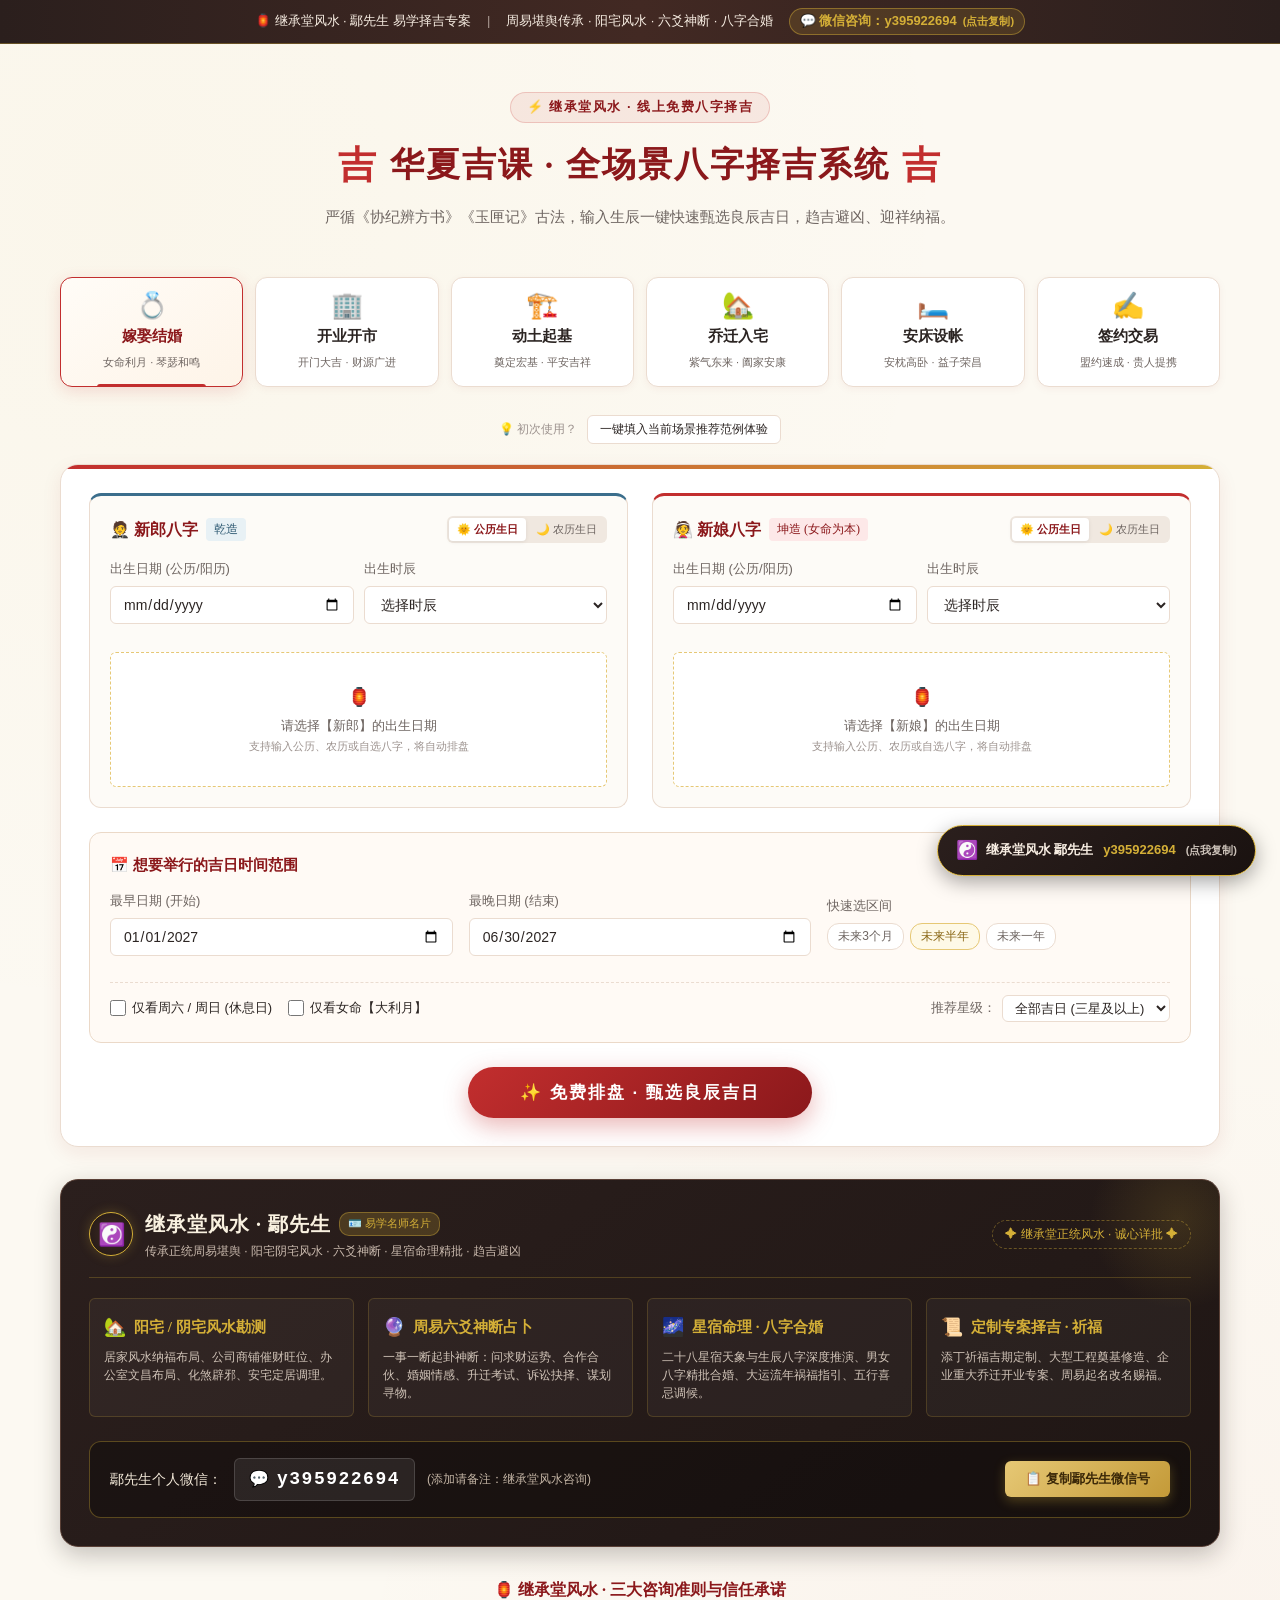
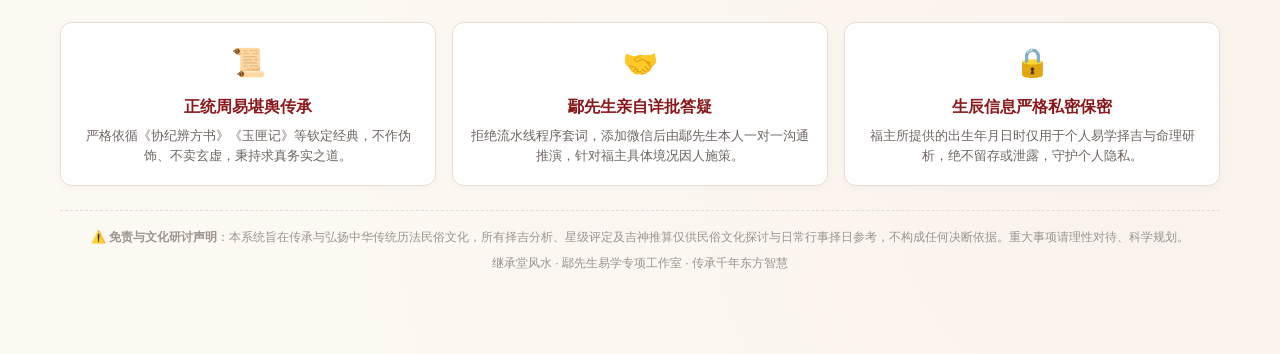
<file: index.html>
<!DOCTYPE html>
<html lang="zh-CN">
<head>
  <meta charset="UTF-8">
  <meta name="viewport" content="width=device-width, initial-scale=1.0, maximum-scale=5.0">
  <title>八字择吉日免费测算_继承堂风水</title>
  
  <!-- 基础 SEO Meta 标签 -->
  <meta name="description" content="继承堂风水·鄢先生八字全场景择日工具。传承《协纪辨方书》《玉匣记》传统古法，支持结婚嫁娶、开业开市、动土起基、乔迁入宅、安床设帐、签约交易。一键快速排定吉日，添加鄢先生微信 y395922694 享受一对一八字吉课核准与时辰推算。">
  <meta name="keywords" content="结婚择日,八字合婚,开业吉日,动土吉日,乔迁入宅,安床吉日,签约吉日,黄道吉日查询,继承堂风水,鄢先生,风水堪舆,六爻占卜">
  <meta name="author" content="继承堂风水 · 鄢先生">
  <meta name="robots" content="index, follow">
  
  <!-- 移动端与品牌色彩 -->
  <meta name="theme-color" content="#8b181b">
  <meta name="apple-mobile-web-app-capable" content="yes">
  <meta name="apple-mobile-web-app-status-bar-style" content="black-translucent">
  <meta name="apple-mobile-web-app-title" content="继承堂风水择吉">
  <meta name="format-detection" content="telephone=no, email=no">

  <!-- Open Graph 社交媒体富媒体分享协议 (微信、朋友圈、QQ、微博等) -->
  <meta property="og:type" content="website">
  <meta property="og:title" content="八字择吉日免费测算 · 继承堂风水 鄢先生">
  <meta property="og:description" content="传承千年周易古法，智能推选嫁娶、开业、动土、乔迁良辰吉日。添加鄢先生个人微信 y395922694 免费核准本命八字吉课！">
  <meta property="og:site_name" content="继承堂风水">
  <meta property="og:locale" content="zh_CN">

  <link rel="stylesheet" href="css/style.css">
</head>
<body data-mode="simple">
  <!-- 顶部引流快捷条 -->
  <div class="lead-top-bar">
    <span>🏮 继承堂风水 · 鄢先生 易学择吉专案</span>
    <span style="opacity: 0.6;">|</span>
    <span>周易堪舆传承 · 阳宅风水 · 六爻神断 · 八字合婚</span>
    <div class="lead-top-pill" id="topPillWechat" title="点击复制鄢先生微信">
      <span>💬 微信咨询：y395922694</span>
      <span style="font-size: 11px;">(点击复制)</span>
    </div>
  </div>

  <div class="container">
    <!-- Header 头部 -->
    <header class="header">
      <div class="brand-badge">⚡ 继承堂风水 · 线上免费八字择吉</div>
      <h1>
        <span class="ji-char">吉</span>
        华夏吉课 · 全场景八字择吉系统
        <span class="ji-char">吉</span>
      </h1>
      <p class="subtitle">
        严循《协纪辨方书》《玉匣记》古法，输入生辰一键快速甄选良辰吉日，趋吉避凶、迎祥纳福。
      </p>
    </header>

    <!-- 场景切换 Tabs -->
    <nav class="scenario-nav">
      <div class="scenario-tabs">
        <div class="scenario-tab active" data-scenario="wedding">
          <div class="tab-icon">💍</div>
          <div class="tab-title">嫁娶结婚</div>
          <div class="tab-desc">女命利月 · 琴瑟和鸣</div>
        </div>
        <div class="scenario-tab" data-scenario="opening">
          <div class="tab-icon">🏢</div>
          <div class="tab-title">开业开市</div>
          <div class="tab-desc">开门大吉 · 财源广进</div>
        </div>
        <div class="scenario-tab" data-scenario="breakground">
          <div class="tab-icon">🏗️</div>
          <div class="tab-title">动土起基</div>
          <div class="tab-desc">奠定宏基 · 平安吉祥</div>
        </div>
        <div class="scenario-tab" data-scenario="relocate">
          <div class="tab-icon">🏡</div>
          <div class="tab-title">乔迁入宅</div>
          <div class="tab-desc">紫气东来 · 阖家安康</div>
        </div>
        <div class="scenario-tab" data-scenario="bed">
          <div class="tab-icon">🛏️</div>
          <div class="tab-title">安床设帐</div>
          <div class="tab-desc">安枕高卧 · 益子荣昌</div>
        </div>
        <div class="scenario-tab" data-scenario="contract">
          <div class="tab-icon">✍️</div>
          <div class="tab-title">签约交易</div>
          <div class="tab-desc">盟约速成 · 贵人提携</div>
        </div>
      </div>
    </nav>

    <!-- 快速体验范例 -->
    <div class="demo-bar" style="justify-content: center;">
      <span class="demo-title">💡 初次使用？</span>
      <button id="btnDemoGeneral" class="btn btn-outline btn-sm">一键填入当前场景推荐范例体验</button>
    </div>

    <!-- 主输入面板 -->
    <main class="main-card">
      <!-- 场景说明横幅 (极简引流版隐藏) -->
      <div id="scenarioBanner" class="scenario-banner" style="display: none;">
        <span class="banner-icon">💍</span>
        <span id="scenarioBannerText"></span>
      </div>

      <!-- 嫁娶专用：双人八字输入区 (男方 + 女方) -->
      <div id="weddingBaziGrid" class="bazi-grid">
        <!-- 男方 (乾造) -->
        <section class="gender-box groom">
          <div class="box-title">
            <div class="title-left">
              <span>🤵 新郎八字</span>
              <span class="gender-tag">乾造</span>
            </div>
            <div class="mode-switch">
              <button id="groomModeSolar" class="mode-btn active" type="button">🌞 公历生日</button>
              <button id="groomModeLunar" class="mode-btn" type="button">🌙 农历生日</button>
              <button id="groomModeBazi" class="mode-btn" type="button" style="display: none;">📜 自选八字</button>
            </div>
          </div>

          <!-- 男方公历输入 -->
          <div id="groomSolarForm">
            <div class="form-row">
              <div class="form-group" style="flex: 2;">
                <label for="groomBirthDate">出生日期 (公历/阳历)</label>
                <input type="date" id="groomBirthDate" class="input-ctrl">
              </div>
              <div class="form-group" style="flex: 1;">
                <label for="groomBirthHour">出生时辰</label>
                <select id="groomBirthHour" class="select-ctrl">
                  <option value="" disabled selected>选择时辰</option>
                  <option value="0">00:00 (子时)</option>
                  <option value="2">02:00 (丑时)</option>
                  <option value="4">04:00 (寅时)</option>
                  <option value="6">06:00 (卯时)</option>
                  <option value="8">08:00 (辰时)</option>
                  <option value="10">10:00 (巳时)</option>
                  <option value="12">12:00 (午时)</option>
                  <option value="14">14:00 (未时)</option>
                  <option value="16">16:00 (申时)</option>
                  <option value="18">18:00 (酉时)</option>
                  <option value="20">20:00 (戌时)</option>
                  <option value="22">22:00 (亥时)</option>
                </select>
              </div>
            </div>
          </div>

          <!-- 男方农历输入 -->
          <div id="groomLunarForm" style="display: none;">
            <div class="form-row" style="grid-template-columns: 1.3fr 1.2fr 1fr 1.1fr;">
              <div class="form-group">
                <label for="groomLunarYear">农历年份</label>
                <select id="groomLunarYear" class="select-ctrl"></select>
              </div>
              <div class="form-group">
                <label for="groomLunarMonth">农历月份</label>
                <div style="display: flex; gap: 4px; align-items: center;">
                  <select id="groomLunarMonth" class="select-ctrl"></select>
                  <label class="leap-checkbox-label" title="当年若有闰月可勾选">
                    <input type="checkbox" id="groomLunarLeap"> 闰
                  </label>
                </div>
              </div>
              <div class="form-group">
                <label for="groomLunarDay">农历日期</label>
                <select id="groomLunarDay" class="select-ctrl"></select>
              </div>
              <div class="form-group">
                <label for="groomLunarHour">时辰</label>
                <select id="groomLunarHour" class="select-ctrl"></select>
              </div>
            </div>
            <div class="lunar-converted-tip" id="groomLunarConverted">
              <span>🔄 请选择农历出生年月日时</span>
            </div>
          </div>

          <div id="groomBaziForm" style="display: none;"></div>

          <div id="groomPreviewPillars" class="bazi-pillars-preview"></div>
        </section>

        <!-- 女方 (坤造) -->
        <section class="gender-box bride">
          <div class="box-title">
            <div class="title-left">
              <span>👰 新娘八字</span>
              <span class="gender-tag">坤造 (女命为本)</span>
            </div>
            <div class="mode-switch">
              <button id="brideModeSolar" class="mode-btn active" type="button">🌞 公历生日</button>
              <button id="brideModeLunar" class="mode-btn" type="button">🌙 农历生日</button>
              <button id="brideModeBazi" class="mode-btn" type="button" style="display: none;">📜 自选八字</button>
            </div>
          </div>

          <!-- 女方公历输入 -->
          <div id="brideSolarForm">
            <div class="form-row">
              <div class="form-group" style="flex: 2;">
                <label for="brideBirthDate">出生日期 (公历/阳历)</label>
                <input type="date" id="brideBirthDate" class="input-ctrl">
              </div>
              <div class="form-group" style="flex: 1;">
                <label for="brideBirthHour">出生时辰</label>
                <select id="brideBirthHour" class="select-ctrl">
                  <option value="" disabled selected>选择时辰</option>
                  <option value="0">00:00 (子时)</option>
                  <option value="2">02:00 (丑时)</option>
                  <option value="4">04:00 (寅时)</option>
                  <option value="6">06:00 (卯时)</option>
                  <option value="8">08:00 (辰时)</option>
                  <option value="10">10:00 (巳时)</option>
                  <option value="12">12:00 (午时)</option>
                  <option value="14">14:00 (未时)</option>
                  <option value="16">16:00 (申时)</option>
                  <option value="18">18:00 (酉时)</option>
                  <option value="20">20:00 (戌时)</option>
                  <option value="22">22:00 (亥时)</option>
                </select>
              </div>
            </div>
          </div>

          <!-- 女方农历输入 -->
          <div id="brideLunarForm" style="display: none;">
            <div class="form-row" style="grid-template-columns: 1.3fr 1.2fr 1fr 1.1fr;">
              <div class="form-group">
                <label for="brideLunarYear">农历年份</label>
                <select id="brideLunarYear" class="select-ctrl"></select>
              </div>
              <div class="form-group">
                <label for="brideLunarMonth">农历月份</label>
                <div style="display: flex; gap: 4px; align-items: center;">
                  <select id="brideLunarMonth" class="select-ctrl"></select>
                  <label class="leap-checkbox-label" title="当年若有闰月可勾选">
                    <input type="checkbox" id="brideLunarLeap"> 闰
                  </label>
                </div>
              </div>
              <div class="form-group">
                <label for="brideLunarDay">农历日期</label>
                <select id="brideLunarDay" class="select-ctrl"></select>
              </div>
              <div class="form-group">
                <label for="brideLunarHour">时辰</label>
                <select id="brideLunarHour" class="select-ctrl"></select>
              </div>
            </div>
            <div class="lunar-converted-tip" id="brideLunarConverted">
              <span>🔄 请选择农历出生年月日时</span>
            </div>
          </div>

          <div id="brideBaziForm" style="display: none;"></div>

          <div id="bridePreviewPillars" class="bazi-pillars-preview"></div>
        </section>
      </div>

      <!-- 单人场景专用：福主/主事者八字输入区 (开业、动土、乔迁、安床、签约) -->
      <div id="singleBaziGrid" class="bazi-grid single-person" style="display: none;">
        <section class="gender-box primary-person">
          <div class="box-title">
            <div class="title-left">
              <span id="singlePersonRoleLabel">👤 福主生辰</span>
              <span class="gender-tag" id="singlePersonRoleBadge">主事者</span>
            </div>
            <div class="mode-switch">
              <button id="singleModeSolar" class="mode-btn active" type="button">🌞 公历生日</button>
              <button id="singleModeLunar" class="mode-btn" type="button">🌙 农历生日</button>
              <button id="singleModeBazi" class="mode-btn" type="button" style="display: none;">📜 自选八字</button>
            </div>
          </div>

          <div id="singleSolarForm">
            <div class="form-row">
              <div class="form-group" style="flex: 2;">
                <label for="singleBirthDate">主事者出生日期 (公历/阳历)</label>
                <input type="date" id="singleBirthDate" class="input-ctrl">
              </div>
              <div class="form-group" style="flex: 1;">
                <label for="singleBirthHour">出生时辰</label>
                <select id="singleBirthHour" class="select-ctrl">
                  <option value="" disabled selected>选择时辰</option>
                  <option value="0">00:00 (子时)</option>
                  <option value="2">02:00 (丑时)</option>
                  <option value="4">04:00 (寅时)</option>
                  <option value="6">06:00 (卯时)</option>
                  <option value="8">08:00 (辰时)</option>
                  <option value="10">10:00 (巳时)</option>
                  <option value="12">12:00 (午时)</option>
                  <option value="14">14:00 (未时)</option>
                  <option value="16">16:00 (申时)</option>
                  <option value="18">18:00 (酉时)</option>
                  <option value="20">20:00 (戌时)</option>
                  <option value="22">22:00 (亥时)</option>
                </select>
              </div>
            </div>
          </div>

          <div id="singleLunarForm" style="display: none;">
            <div class="form-row" style="grid-template-columns: 1.3fr 1.2fr 1fr 1.1fr;">
              <div class="form-group">
                <label for="singleLunarYear">农历年份</label>
                <select id="singleLunarYear" class="select-ctrl"></select>
              </div>
              <div class="form-group">
                <label for="singleLunarMonth">农历月份</label>
                <div style="display: flex; gap: 4px; align-items: center;">
                  <select id="singleLunarMonth" class="select-ctrl"></select>
                  <label class="leap-checkbox-label" title="当年若有闰月可勾选">
                    <input type="checkbox" id="singleLunarLeap"> 闰
                  </label>
                </div>
              </div>
              <div class="form-group">
                <label for="singleLunarDay">农历日期</label>
                <select id="singleLunarDay" class="select-ctrl"></select>
              </div>
              <div class="form-group">
                <label for="singleLunarHour">时辰</label>
                <select id="singleLunarHour" class="select-ctrl"></select>
              </div>
            </div>
            <div class="lunar-converted-tip" id="singleLunarConverted">
              <span>🔄 请选择农历出生年月日时</span>
            </div>
          </div>

          <div id="singleBaziForm" style="display: none;"></div>

          <div id="singlePreviewPillars" class="bazi-pillars-preview"></div>
        </section>
      </div>

      <!-- 时间范围设置区 -->
      <section class="settings-section">
        <div class="section-title">
          <span>📅 想要举行的吉日时间范围</span>
        </div>

        <div class="filter-row">
          <div class="form-group">
            <label for="weddingStartDate">最早日期 (开始)</label>
            <input type="date" id="weddingStartDate" class="input-ctrl">
          </div>
          <div class="form-group">
            <label for="weddingEndDate">最晚日期 (结束)</label>
            <input type="date" id="weddingEndDate" class="input-ctrl">
          </div>
          <div class="form-group">
            <label>快速选区间</label>
            <div class="quick-ranges">
              <span class="quick-chip" data-months="3">未来3个月</span>
              <span class="quick-chip active" data-months="6">未来半年</span>
              <span class="quick-chip" data-months="12">未来一年</span>
            </div>
          </div>
        </div>

        <div class="checkbox-group">
          <label class="checkbox-item">
            <input type="checkbox" id="optWeekendOnly">
            <span>仅看周六 / 周日 (休息日)</span>
          </label>
          <label class="checkbox-item" id="optDaLiItem">
            <input type="checkbox" id="optDaLiOnly">
            <span>仅看女命【大利月】</span>
          </label>
          <div style="display: inline-flex; align-items: center; gap: 6px; margin-left: auto;">
            <label for="optMinStar" style="font-size: 13px; color: var(--text-muted); margin: 0;">推荐星级：</label>
            <select id="optMinStar" class="select-ctrl" style="width: auto; padding: 4px 8px; font-size: 13px;">
              <option value="0">全部吉日 (三星及以上)</option>
              <option value="4">四星及以上 (优选吉日)</option>
              <option value="5">仅限五星 (上上大吉)</option>
            </select>
          </div>
        </div>
      </section>

      <!-- 运算触发大按钮 -->
      <div class="action-center">
        <button id="btnCalculate" class="btn btn-calculate" type="button">
          ✨ 免费排盘 · 甄选良辰吉日
        </button>
      </div>
    </main>

    <!-- 结果展示区域 (测算后展示) -->
    <section id="resultsContainer" class="results-container" style="display: none;">
      <div class="results-header-card">
        <div class="results-summary">
          <h2>
            <span>🎉 测算结果 · 适合办事的良辰吉日</span>
          </h2>
          <div id="resultsSummaryText" class="summary-stats">
            正在检索吉日中...
          </div>
        </div>

        <div class="results-filter-controls">
          <select id="sortSelect" class="select-ctrl" style="width: auto; font-size: 13px;">
            <option value="scoreDesc">按综合吉度评分 (大吉优先)</option>
            <option value="dateAsc">按时间先后顺序 (由近到远)</option>
          </select>
        </div>
      </div>

      <!-- 免责与参考提示条 -->
      <div class="disclaimer-banner">
        <div class="disclaimer-icon">💡</div>
        <div class="disclaimer-content">
          <strong>民俗择吉与参考说明：</strong>
          系统依据《协纪辨方书》《玉匣记》排盘，推算星级仅供民俗文化探讨与日常行事择日参考。
        </div>
      </div>

      <!-- 吉日卡片列表容器 (极简网格模式) -->
      <div id="datesList" class="dates-list"></div>

      <!-- 🔥 核心引流卡 (Lead Magnet) 引导添加鄢先生微信 -->
      <div class="lead-conversion-card">
        <div class="lead-conversion-header">
          <span style="font-size: 26px;">⚖️</span>
          <div>
            <h3>鄢先生提示：黄道通用吉日 ≠ 个人专属用课！</h3>
            <p style="font-size: 12px; color: #7a5840; margin-top: 2px;">
              每个人的八字喜用神与刑冲克害千差万别。若吉日暗冲本命或夫妻宫，易生波折。大事用课切莫草率！
            </p>
          </div>
        </div>

        <div class="lead-conversion-points">
          <div class="lead-point-item">
            <strong>1. 核验八字冲煞</strong><br>
            添加鄢先生微信，帮您核验所选吉日是否暗冲双方生肖、日柱夫妻宫或父母属相。
          </div>
          <div class="lead-point-item">
            <strong>2. 精准推算行事黄金吉时</strong><br>
            吉日须配良时！为您推算当天开业/迎亲/动土的具体吉时时辰，避开暗藏凶煞。
          </div>
          <div class="lead-point-item">
            <strong>3. 风水调理与避煞宜忌</strong><br>
            结合宅主命局与方位气场，指点安床乔迁或开市祈福的风水避煞要领。
          </div>
        </div>

        <div class="lead-action-bar">
          <div style="display: flex; align-items: center; gap: 10px;">
            <span style="font-size: 22px;">💬</span>
            <div>
              <div style="font-size: 12px; color: var(--text-muted);">鄢先生个人微信 (点击一键复制)：</div>
              <div style="font-size: 19px; font-weight: 700; color: #8b181b; letter-spacing: 1.5px; font-family: monospace;">y395922694</div>
            </div>
          </div>
          <button class="lead-action-btn" id="btnCopyWechatResult" type="button">
            📋 点击复制微信号添加鄢先生
          </button>
        </div>
      </div>
    </section>

    <!-- 继承堂风水 · 鄢先生 专属名片与业务矩阵 (页面常驻) -->
    <section class="master-ad-card" id="masterConsultCard">
      <div class="master-ad-header">
        <div class="master-ad-title-area">
          <div class="master-bagua-icon">☯️</div>
          <div>
            <div style="display: flex; align-items: center; gap: 8px; flex-wrap: wrap;">
              <h3 style="margin: 0;">继承堂风水 · 鄢先生</h3>
              <span style="font-size: 11px; background: rgba(212, 175, 55, 0.2); color: var(--gold-accent); border: 1px solid rgba(212, 175, 55, 0.4); padding: 2px 8px; border-radius: 10px;">🪪 易学名师名片</span>
            </div>
            <p>传承正统周易堪舆 · 阳宅阴宅风水 · 六爻神断 · 星宿命理精批 · 趋吉避凶</p>
          </div>
        </div>
        <div style="font-size: 12px; color: var(--gold-accent); border: 1px dashed rgba(212, 175, 55, 0.4); padding: 4px 12px; border-radius: 20px;">
          ✦ 继承堂正统风水 · 诚心详批 ✦
        </div>
      </div>

      <div class="master-services-grid">
        <div class="service-card-item">
          <div class="service-card-top">
            <span class="s-icon">🏡</span>
            <span class="s-name">阳宅 / 阴宅风水勘测</span>
          </div>
          <p>居家风水纳福布局、公司商铺催财旺位、办公室文昌布局、化煞辟邪、安宅定居调理。</p>
        </div>

        <div class="service-card-item">
          <div class="service-card-top">
            <span class="s-icon">🔮</span>
            <span class="s-name">周易六爻神断占卜</span>
          </div>
          <p>一事一断起卦神断：问求财运势、合作合伙、婚姻情感、升迁考试、诉讼抉择、谋划寻物。</p>
        </div>

        <div class="service-card-item">
          <div class="service-card-top">
            <span class="s-icon">🌌</span>
            <span class="s-name">星宿命理 · 八字合婚</span>
          </div>
          <p>二十八星宿天象与生辰八字深度推演、男女八字精批合婚、大运流年祸福指引、五行喜忌调候。</p>
        </div>

        <div class="service-card-item">
          <div class="service-card-top">
            <span class="s-icon">📜</span>
            <span class="s-name">定制专案择吉 · 祈福</span>
          </div>
          <p>添丁祈福吉期定制、大型工程奠基修造、企业重大乔迁开业专案、周易起名改名赐福。</p>
        </div>
      </div>

      <div class="master-contact-bar">
        <div class="contact-left">
          <span style="font-size: 14px; color: #f0e6d6;">鄢先生个人微信：</span>
          <div class="contact-wechat-box">
            <span style="font-size: 16px;">💬</span>
            <span class="wechat-num" id="wechatNumText">y395922694</span>
          </div>
          <span style="font-size: 12px; color: #c4b5a5;">(添加请备注：继承堂风水咨询)</span>
        </div>
        <div>
          <button class="btn-copy-wechat" id="btnCopyWechat" type="button">
            📋 复制鄢先生微信号
          </button>
        </div>
      </div>
    </section>

    <!-- 极简信任背书 (替代冗长的古书论文与FAQ) -->
    <section class="trust-commit-section" style="margin-top: 30px;">
      <h3 style="font-family: var(--font-serif); color: var(--deep-red); font-size: 16px; text-align: center; margin-bottom: 16px;">
        🏮 继承堂风水 · 三大咨询准则与信任承诺
      </h3>
      <div class="trust-commit-grid">
        <div class="trust-commit-item">
          <div class="trust-commit-icon">📜</div>
          <h4>正统周易堪舆传承</h4>
          <p>严格依循《协纪辨方书》《玉匣记》等钦定经典，不作伪饰、不卖玄虚，秉持求真务实之道。</p>
        </div>
        <div class="trust-commit-item">
          <div class="trust-commit-icon">🤝</div>
          <h4>鄢先生亲自详批答疑</h4>
          <p>拒绝流水线程序套词，添加微信后由鄢先生本人一对一沟通推演，针对福主具体境况因人施策。</p>
        </div>
        <div class="trust-commit-item">
          <div class="trust-commit-icon">🔒</div>
          <h4>生辰信息严格私密保密</h4>
          <p>福主所提供的出生年月日时仅用于个人易学择吉与命理研析，绝不留存或泄露，守护个人隐私。</p>
        </div>
      </div>
    </section>

    <!-- 底部免责声明 -->
    <footer style="margin-top: 24px; padding-top: 16px; border-top: 1px dashed var(--border-color); text-align: center; font-size: 12px; color: var(--text-light); line-height: 1.8;">
      <p>⚠️ <strong>免责与文化研讨声明</strong>：本系统旨在传承与弘扬中华传统历法民俗文化，所有择吉分析、星级评定及吉神推算仅供民俗文化探讨与日常行事择日参考，不构成任何决断依据。重大事项请理性对待、科学规划。</p>
      <p style="margin-top: 4px;">继承堂风水 · 鄢先生易学专项工作室 · 传承千年东方智慧</p>
    </footer>
  </div>

  <!-- 右下角悬浮咨询挂件 (可点击复制微信号) -->
  <div class="floating-consult-pill" id="floatingConsultPill" title="点击一键复制微信号咨询 继承堂风水 鄢先生">
    <span class="floating-icon">☯️</span>
    <span>继承堂风水 鄢先生</span>
    <span class="floating-wechat-highlight">y395922694</span>
    <span style="font-size: 11px; opacity: 0.8; margin-left: 2px;">(点我复制)</span>
  </div>

  <script src="js/lunar.js"></script>
  <script src="js/rules.js"></script>
  <script src="js/app.js"></script>
</body>
</html>
</file>
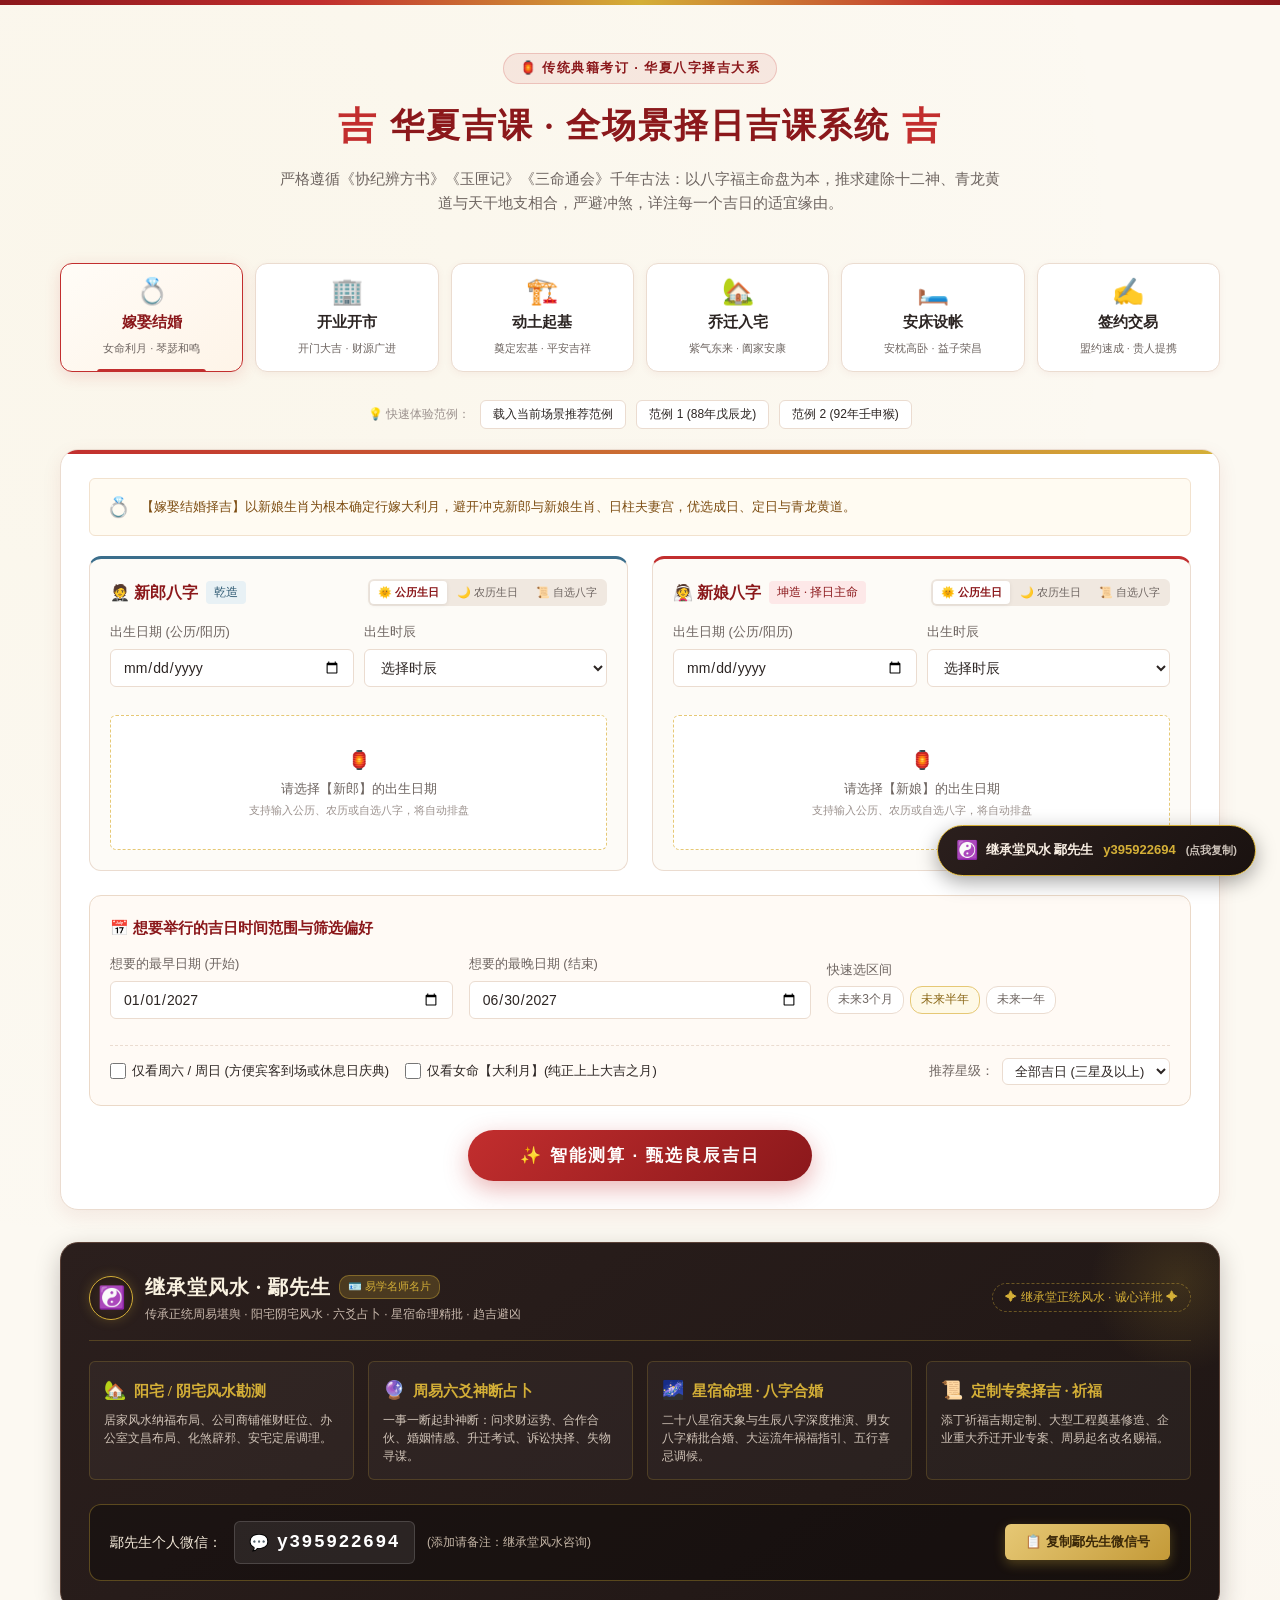
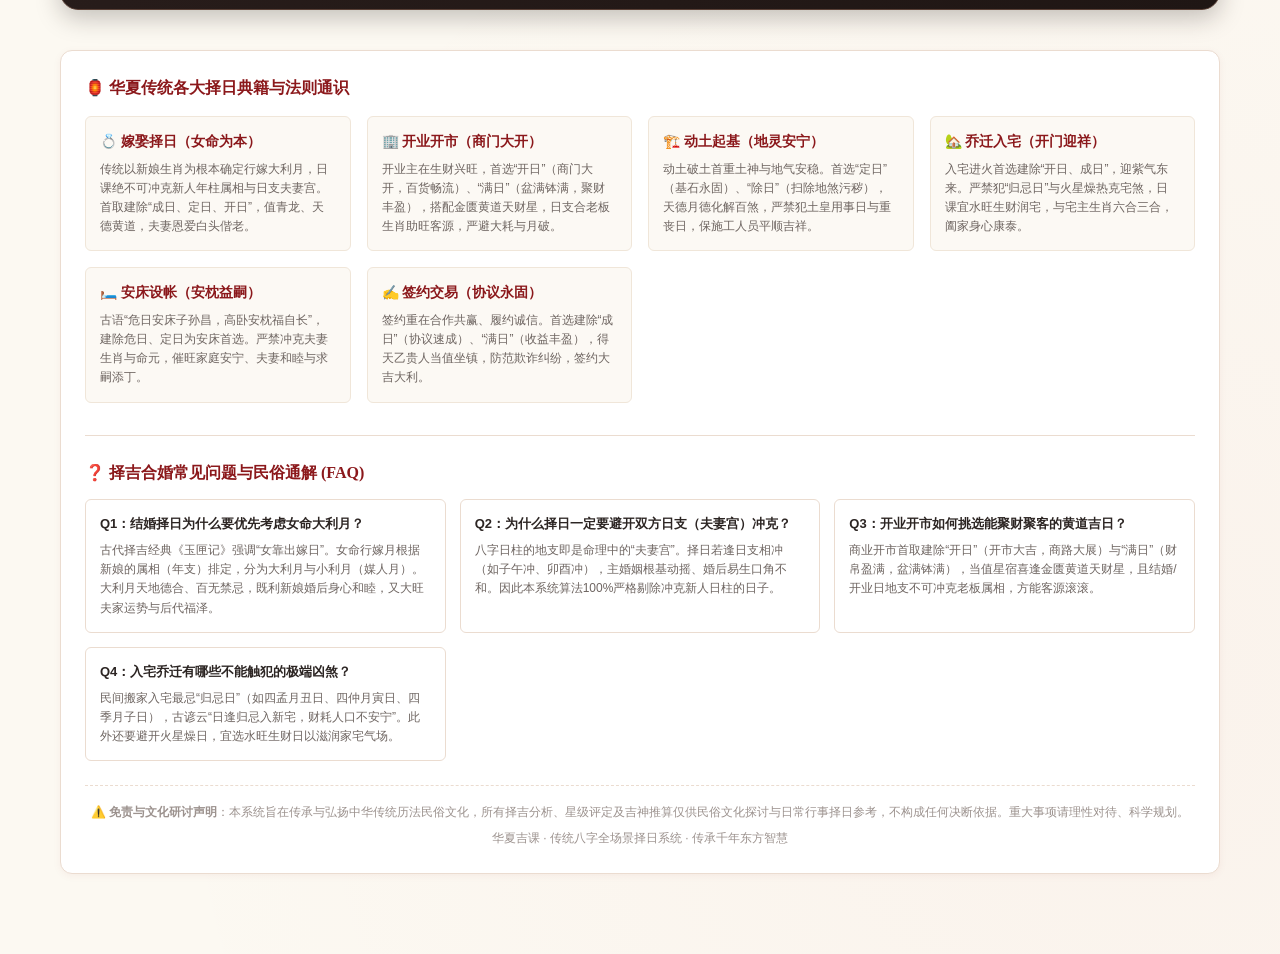
<file: detail.html>
<!DOCTYPE html>
<html lang="zh-CN">
<head>
  <meta charset="UTF-8">
  <meta name="viewport" content="width=device-width, initial-scale=1.0, maximum-scale=5.0">
  <title>结婚择日吉日查询_生辰八字合婚择吉_开业动土乔迁黄道吉日 - 华夏吉课</title>
  
  <!-- 基础 SEO Meta 标签 -->
  <meta name="description" content="华夏吉课是专业的八字择日与黄道吉日查询工具。传承《协纪辨方书》《玉匣记》传统古法，支持结婚嫁娶、开业开市、动土起基、乔迁入宅、安床设帐、签约交易全场景择吉。输入男女八字或农历生日，智能推算女命大利月、地支六合三合、建除十二神与青龙黄道，严审避冲煞，全维度深度标注适宜原因。">
  <meta name="keywords" content="结婚择日,结婚吉日查询,八字合婚,嫁娶择日,开业吉日,动土吉日,乔迁吉日,入宅黄道吉日,安床吉日,签约吉日,生辰八字择日,女命大利月,老黄历吉日,协纪辨方书,玉匣记,风水堪舆,六爻占卜,星宿命理">
  <meta name="author" content="华夏吉课 · 传统八字择吉系统">
  <meta name="robots" content="index, follow, max-snippet:-1, max-image-preview:large, max-video-preview:-1">
  <meta name="renderer" content="webkit">
  <meta name="force-rendering" content="webkit">
  <meta http-equiv="X-UA-Compatible" content="IE=edge,chrome=1">
  
  <!-- 移动端与品牌色彩 -->
  <meta name="theme-color" content="#8b181b">
  <meta name="apple-mobile-web-app-capable" content="yes">
  <meta name="apple-mobile-web-app-status-bar-style" content="black-translucent">
  <meta name="apple-mobile-web-app-title" content="华夏吉课">
  <meta name="format-detection" content="telephone=no, email=no">

  <!-- Open Graph 社交媒体富媒体分享协议 (微信、朋友圈、QQ、微博、Facebook等) -->
  <meta property="og:type" content="website">
  <meta property="og:title" content="华夏吉课 · 专业八字合婚结婚择日与全场景黄道吉日查询">
  <meta property="og:description" content="传承《协纪辨方书》《玉匣记》千年古法，输入男女双方八字或公农历生日，智能推算女命利月、三合六合、青龙黄道，全维度深度标注适宜原因。">
  <meta property="og:site_name" content="华夏吉课">
  <meta property="og:locale" content="zh_CN">

  <!-- Twitter Card 协议 -->
  <meta name="twitter:card" content="summary_large_image">
  <meta name="twitter:title" content="华夏吉课 · 专业八字合婚结婚择日与全场景黄道吉日查询">
  <meta name="twitter:description" content="传承《协纪辨方书》《玉匣记》千年古法，智能测算嫁娶、开业、动土、入宅良辰吉日。">

  <!-- 结构化数据 Schema.org (JSON-LD) 搜索引擎富摘要 -->
  <script type="application/ld+json">
  {
    "@context": "https://schema.org",
    "@graph": [
      {
        "@type": "WebApplication",
        "@id": "#webapp",
        "name": "华夏吉课全场景八字择日系统",
        "url": "",
        "applicationCategory": "LifestyleApplication",
        "operatingSystem": "All",
        "browserRequirements": "Requires JavaScript. Requires HTML5.",
        "description": "基于生辰八字与传统历法典籍《协纪辨方书》《玉匣记》的嫁娶、开业、动土、乔迁、安床、签约全场景择吉系统。",
        "offers": {
          "@type": "Offer",
          "price": "0",
          "priceCurrency": "CNY"
        },
        "aggregateRating": {
          "@type": "AggregateRating",
          "ratingValue": "4.9",
          "ratingCount": "1280",
          "bestRating": "5",
          "worstRating": "1"
        }
      },
      {
        "@type": "FAQPage",
        "@id": "#faq",
        "mainEntity": [
          {
            "@type": "Question",
            "name": "结婚择日为什么要以女方八字为主？",
            "acceptedAnswer": {
              "@type": "Answer",
              "text": "民间择吉古语云：‘子靠出生时，女靠出嫁日’。传统中国嫁娶择日学以新娘生肖为根本确定行嫁‘大利月’与‘小利月’，大利月大吉无忌，最利新娘身心安康与夫家运势昌隆。"
            }
          },
          {
            "@type": "Question",
            "name": "结婚日课必须避开哪些凶煞？",
            "acceptedAnswer": {
              "@type": "Answer",
              "text": "结婚日课逢冲必避：1. 严禁冲克新郎年柱生肖与新娘年柱生肖；2. 严禁冲克双方日柱夫妻宫；3. 避开流年岁破日与当月月破大耗日；4. 避开杨公十三忌与红沙大煞。"
            }
          },
          {
            "@type": "Question",
            "name": "开业开市如何挑选上吉日子？",
            "acceptedAnswer": {
              "@type": "Answer",
              "text": "开业开市首重商门大开与聚财丰厚。建除十二星首选‘开日’（开市大吉，客源广进）、‘满日’（丰满聚财，盆满钵满）、‘成日’（事功圆满）；值神喜逢金匮黄道天财星，日支合老板生肖助旺客源。"
            }
          },
          {
            "@type": "Question",
            "name": "乔迁入宅择日有哪些核心规矩？",
            "acceptedAnswer": {
              "@type": "Answer",
              "text": "乔迁入宅首取建除‘开日’与‘成日’，迎紫气东来。特别注意必须100%避开‘归忌日’与火星燥热克宅煞，日课宜水旺生财润泽家运，且日支不可冲克房主生肖。"
            }
          }
        ]
      }
    ]
  }
  </script>

  <link rel="stylesheet" href="css/style.css">
</head>
<body>
  <div class="top-decor-bar"></div>

  <div class="container">
    <!-- Header 头部 -->
    <header class="header">
      <div class="brand-badge">🏮 传统典籍考订 · 华夏八字择吉大系</div>
      <h1>
        <span class="ji-char">吉</span>
        华夏吉课 · 全场景择日吉课系统
        <span class="ji-char">吉</span>
      </h1>
      <p class="subtitle">
        严格遵循《协纪辨方书》《玉匣记》《三命通会》千年古法：以八字福主命盘为本，推求建除十二神、青龙黄道与天干地支相合，严避冲煞，详注每一个吉日的适宜缘由。
      </p>
    </header>

    <!-- 场景切换 Tabs -->
    <nav class="scenario-nav">
      <div class="scenario-tabs">
        <div class="scenario-tab active" data-scenario="wedding">
          <div class="tab-icon">💍</div>
          <div class="tab-title">嫁娶结婚</div>
          <div class="tab-desc">女命利月 · 琴瑟和鸣</div>
        </div>
        <div class="scenario-tab" data-scenario="opening">
          <div class="tab-icon">🏢</div>
          <div class="tab-title">开业开市</div>
          <div class="tab-desc">开门大吉 · 财源广进</div>
        </div>
        <div class="scenario-tab" data-scenario="breakground">
          <div class="tab-icon">🏗️</div>
          <div class="tab-title">动土起基</div>
          <div class="tab-desc">奠定宏基 · 平安吉祥</div>
        </div>
        <div class="scenario-tab" data-scenario="relocate">
          <div class="tab-icon">🏡</div>
          <div class="tab-title">乔迁入宅</div>
          <div class="tab-desc">紫气东来 · 阖家安康</div>
        </div>
        <div class="scenario-tab" data-scenario="bed">
          <div class="tab-icon">🛏️</div>
          <div class="tab-title">安床设帐</div>
          <div class="tab-desc">安枕高卧 · 益子荣昌</div>
        </div>
        <div class="scenario-tab" data-scenario="contract">
          <div class="tab-icon">✍️</div>
          <div class="tab-title">签约交易</div>
          <div class="tab-desc">盟约速成 · 贵人提携</div>
        </div>
      </div>
    </nav>

    <!-- 范例载入栏 -->
    <div class="demo-bar">
      <span class="demo-title">💡 快速体验范例：</span>
      <button id="btnDemoGeneral" class="btn btn-outline btn-sm">载入当前场景推荐范例</button>
      <button id="btnDemoPreset1" class="btn btn-outline btn-sm">范例 1 (88年戊辰龙)</button>
      <button id="btnDemoPreset2" class="btn btn-outline btn-sm">范例 2 (92年壬申猴)</button>
    </div>

    <!-- 主输入面板 -->
    <main class="main-card">
      <!-- 场景说明横幅 -->
      <div id="scenarioBanner" class="scenario-banner">
        <span class="banner-icon">💍</span>
        <span id="scenarioBannerText">
          【嫁娶结婚择吉】以新娘生肖为根本确定行嫁大利月，避开冲克新郎与新娘生肖、日柱夫妻宫，优选成日、定日与青龙黄道。
        </span>
      </div>

      <!-- 嫁娶专用：双人八字输入区 (男方 + 女方) -->
      <div id="weddingBaziGrid" class="bazi-grid">
        <!-- 男方 (乾造) -->
        <section class="gender-box groom">
          <div class="box-title">
            <div class="title-left">
              <span>🤵 新郎八字</span>
              <span class="gender-tag">乾造</span>
            </div>
            <div class="mode-switch">
              <button id="groomModeSolar" class="mode-btn active" type="button">🌞 公历生日</button>
              <button id="groomModeLunar" class="mode-btn" type="button">🌙 农历生日</button>
              <button id="groomModeBazi" class="mode-btn" type="button">📜 自选八字</button>
            </div>
          </div>

          <!-- 男方公历输入 -->
          <div id="groomSolarForm">
            <div class="form-row">
              <div class="form-group" style="flex: 2;">
                <label for="groomBirthDate">出生日期 (公历/阳历)</label>
                <input type="date" id="groomBirthDate" class="input-ctrl">
              </div>
              <div class="form-group" style="flex: 1;">
                <label for="groomBirthHour">出生时辰</label>
                <select id="groomBirthHour" class="select-ctrl">
                  <option value="" disabled selected>选择时辰</option>
                  <option value="0">00:00 (子时)</option>
                  <option value="2">02:00 (丑时)</option>
                  <option value="4">04:00 (寅时)</option>
                  <option value="6">06:00 (卯时)</option>
                  <option value="8">08:00 (辰时)</option>
                  <option value="10">10:00 (巳时)</option>
                  <option value="12">12:00 (午时)</option>
                  <option value="14">14:00 (未时)</option>
                  <option value="16">16:00 (申时)</option>
                  <option value="18">18:00 (酉时)</option>
                  <option value="20">20:00 (戌时)</option>
                  <option value="22">22:00 (亥时)</option>
                </select>
              </div>
            </div>
          </div>

          <!-- 男方农历输入 -->
          <div id="groomLunarForm" style="display: none;">
            <div class="form-row" style="grid-template-columns: 1.3fr 1.2fr 1fr 1.1fr;">
              <div class="form-group">
                <label for="groomLunarYear">农历年份</label>
                <select id="groomLunarYear" class="select-ctrl"></select>
              </div>
              <div class="form-group">
                <label for="groomLunarMonth">农历月份</label>
                <div style="display: flex; gap: 4px; align-items: center;">
                  <select id="groomLunarMonth" class="select-ctrl"></select>
                  <label class="leap-checkbox-label" title="当年若有闰月可勾选">
                    <input type="checkbox" id="groomLunarLeap"> 闰
                  </label>
                </div>
              </div>
              <div class="form-group">
                <label for="groomLunarDay">农历日期</label>
                <select id="groomLunarDay" class="select-ctrl"></select>
              </div>
              <div class="form-group">
                <label for="groomLunarHour">时辰</label>
                <select id="groomLunarHour" class="select-ctrl"></select>
              </div>
            </div>
            <div class="lunar-converted-tip" id="groomLunarConverted">
              <span>🔄 请选择农历出生年月日时</span>
            </div>
          </div>

          <div id="groomBaziForm" style="display: none;">
            <div class="form-row" style="grid-template-columns: repeat(4, 1fr);">
              <div class="form-group">
                <label>年柱</label>
                <div style="display: flex; gap: 4px;">
                  <select id="groomYearGan" class="select-ctrl"></select>
                  <select id="groomYearZhi" class="select-ctrl"></select>
                </div>
              </div>
              <div class="form-group">
                <label>月柱</label>
                <div style="display: flex; gap: 4px;">
                  <select id="groomMonthGan" class="select-ctrl"></select>
                  <select id="groomMonthZhi" class="select-ctrl"></select>
                </div>
              </div>
              <div class="form-group">
                <label>日柱</label>
                <div style="display: flex; gap: 4px;">
                  <select id="groomDayGan" class="select-ctrl"></select>
                  <select id="groomDayZhi" class="select-ctrl"></select>
                </div>
              </div>
              <div class="form-group">
                <label>时柱</label>
                <div style="display: flex; gap: 4px;">
                  <select id="groomHourGan" class="select-ctrl"></select>
                  <select id="groomHourZhi" class="select-ctrl"></select>
                </div>
              </div>
            </div>
          </div>

          <div id="groomPreviewPillars" class="bazi-pillars-preview"></div>
        </section>

        <!-- 女方 (坤造) -->
        <section class="gender-box bride">
          <div class="box-title">
            <div class="title-left">
              <span>👰 新娘八字</span>
              <span class="gender-tag">坤造 · 择日主命</span>
            </div>
            <div class="mode-switch">
              <button id="brideModeSolar" class="mode-btn active" type="button">🌞 公历生日</button>
              <button id="brideModeLunar" class="mode-btn" type="button">🌙 农历生日</button>
              <button id="brideModeBazi" class="mode-btn" type="button">📜 自选八字</button>
            </div>
          </div>

          <!-- 女方公历输入 -->
          <div id="brideSolarForm">
            <div class="form-row">
              <div class="form-group" style="flex: 2;">
                <label for="brideBirthDate">出生日期 (公历/阳历)</label>
                <input type="date" id="brideBirthDate" class="input-ctrl">
              </div>
              <div class="form-group" style="flex: 1;">
                <label for="brideBirthHour">出生时辰</label>
                <select id="brideBirthHour" class="select-ctrl">
                  <option value="" disabled selected>选择时辰</option>
                  <option value="0">00:00 (子时)</option>
                  <option value="2">02:00 (丑时)</option>
                  <option value="4">04:00 (寅时)</option>
                  <option value="6">06:00 (卯时)</option>
                  <option value="8">08:00 (辰时)</option>
                  <option value="10">10:00 (巳时)</option>
                  <option value="12">12:00 (午时)</option>
                  <option value="14">14:00 (未时)</option>
                  <option value="16">16:00 (申时)</option>
                  <option value="18">18:00 (酉时)</option>
                  <option value="20">20:00 (戌时)</option>
                  <option value="22">22:00 (亥时)</option>
                </select>
              </div>
            </div>
          </div>

          <!-- 女方农历输入 -->
          <div id="brideLunarForm" style="display: none;">
            <div class="form-row" style="grid-template-columns: 1.3fr 1.2fr 1fr 1.1fr;">
              <div class="form-group">
                <label for="brideLunarYear">农历年份</label>
                <select id="brideLunarYear" class="select-ctrl"></select>
              </div>
              <div class="form-group">
                <label for="brideLunarMonth">农历月份</label>
                <div style="display: flex; gap: 4px; align-items: center;">
                  <select id="brideLunarMonth" class="select-ctrl"></select>
                  <label class="leap-checkbox-label" title="当年若有闰月可勾选">
                    <input type="checkbox" id="brideLunarLeap"> 闰
                  </label>
                </div>
              </div>
              <div class="form-group">
                <label for="brideLunarDay">农历日期</label>
                <select id="brideLunarDay" class="select-ctrl"></select>
              </div>
              <div class="form-group">
                <label for="brideLunarHour">时辰</label>
                <select id="brideLunarHour" class="select-ctrl"></select>
              </div>
            </div>
            <div class="lunar-converted-tip" id="brideLunarConverted">
              <span>🔄 请选择农历出生年月日时</span>
            </div>
          </div>

          <div id="brideBaziForm" style="display: none;">
            <div class="form-row" style="grid-template-columns: repeat(4, 1fr);">
              <div class="form-group">
                <label>年柱</label>
                <div style="display: flex; gap: 4px;">
                  <select id="brideYearGan" class="select-ctrl"></select>
                  <select id="brideYearZhi" class="select-ctrl"></select>
                </div>
              </div>
              <div class="form-group">
                <label>月柱</label>
                <div style="display: flex; gap: 4px;">
                  <select id="brideMonthGan" class="select-ctrl"></select>
                  <select id="brideMonthZhi" class="select-ctrl"></select>
                </div>
              </div>
              <div class="form-group">
                <label>日柱</label>
                <div style="display: flex; gap: 4px;">
                  <select id="brideDayGan" class="select-ctrl"></select>
                  <select id="brideDayZhi" class="select-ctrl"></select>
                </div>
              </div>
              <div class="form-group">
                <label>时柱</label>
                <div style="display: flex; gap: 4px;">
                  <select id="brideHourGan" class="select-ctrl"></select>
                  <select id="brideHourZhi" class="select-ctrl"></select>
                </div>
              </div>
            </div>
          </div>

          <div id="bridePreviewPillars" class="bazi-pillars-preview"></div>
        </section>
      </div>

      <!-- 单人场景专用：福主/主事者八字输入区 (开业、动土、乔迁、安床、签约) -->
      <div id="singleBaziGrid" class="bazi-grid single-person" style="display: none;">
        <section class="gender-box primary-person">
          <div class="box-title">
            <div class="title-left">
              <span id="singlePersonRoleLabel">👤 福主 / 主事者八字</span>
              <span class="gender-tag" id="singlePersonRoleBadge">主命福主</span>
            </div>
            <div class="mode-switch">
              <button id="singleModeSolar" class="mode-btn active" type="button">🌞 公历生日</button>
              <button id="singleModeLunar" class="mode-btn" type="button">🌙 农历生日</button>
              <button id="singleModeBazi" class="mode-btn" type="button">📜 自选八字</button>
            </div>
          </div>

          <!-- 单人公历输入 -->
          <div id="singleSolarForm">
            <div class="form-row">
              <div class="form-group" style="flex: 2;">
                <label for="singleBirthDate">出生日期 (公历/阳历)</label>
                <input type="date" id="singleBirthDate" class="input-ctrl">
              </div>
              <div class="form-group" style="flex: 1;">
                <label for="singleBirthHour">出生时辰</label>
                <select id="singleBirthHour" class="select-ctrl">
                  <option value="" disabled selected>选择时辰</option>
                  <option value="0">00:00 (子时)</option>
                  <option value="2">02:00 (丑时)</option>
                  <option value="4">04:00 (寅时)</option>
                  <option value="6">06:00 (卯时)</option>
                  <option value="8">08:00 (辰时)</option>
                  <option value="10">10:00 (巳时)</option>
                  <option value="12">12:00 (午时)</option>
                  <option value="14">14:00 (未时)</option>
                  <option value="16">16:00 (申时)</option>
                  <option value="18">18:00 (酉时)</option>
                  <option value="20">20:00 (戌时)</option>
                  <option value="22">22:00 (亥时)</option>
                </select>
              </div>
            </div>
          </div>

          <!-- 单人农历输入 -->
          <div id="singleLunarForm" style="display: none;">
            <div class="form-row" style="grid-template-columns: 1.3fr 1.2fr 1fr 1.1fr;">
              <div class="form-group">
                <label for="singleLunarYear">农历年份</label>
                <select id="singleLunarYear" class="select-ctrl"></select>
              </div>
              <div class="form-group">
                <label for="singleLunarMonth">农历月份</label>
                <div style="display: flex; gap: 4px; align-items: center;">
                  <select id="singleLunarMonth" class="select-ctrl"></select>
                  <label class="leap-checkbox-label" title="当年若有闰月可勾选">
                    <input type="checkbox" id="singleLunarLeap"> 闰
                  </label>
                </div>
              </div>
              <div class="form-group">
                <label for="singleLunarDay">农历日期</label>
                <select id="singleLunarDay" class="select-ctrl"></select>
              </div>
              <div class="form-group">
                <label for="singleLunarHour">时辰</label>
                <select id="singleLunarHour" class="select-ctrl"></select>
              </div>
            </div>
            <div class="lunar-converted-tip" id="singleLunarConverted">
              <span>🔄 请选择农历出生年月日时</span>
            </div>
          </div>

          <div id="singleBaziForm" style="display: none;">
            <div class="form-row" style="grid-template-columns: repeat(4, 1fr);">
              <div class="form-group">
                <label>年柱</label>
                <div style="display: flex; gap: 4px;">
                  <select id="singleYearGan" class="select-ctrl"></select>
                  <select id="singleYearZhi" class="select-ctrl"></select>
                </div>
              </div>
              <div class="form-group">
                <label>月柱</label>
                <div style="display: flex; gap: 4px;">
                  <select id="singleMonthGan" class="select-ctrl"></select>
                  <select id="singleMonthZhi" class="select-ctrl"></select>
                </div>
              </div>
              <div class="form-group">
                <label>日柱</label>
                <div style="display: flex; gap: 4px;">
                  <select id="singleDayGan" class="select-ctrl"></select>
                  <select id="singleDayZhi" class="select-ctrl"></select>
                </div>
              </div>
              <div class="form-group">
                <label>时柱</label>
                <div style="display: flex; gap: 4px;">
                  <select id="singleHourGan" class="select-ctrl"></select>
                  <select id="singleHourZhi" class="select-ctrl"></select>
                </div>
              </div>
            </div>
          </div>

          <div id="singlePreviewPillars" class="bazi-pillars-preview"></div>
        </section>
      </div>

      <!-- 时间范围与偏好设置区 -->
      <section class="settings-section">
        <div class="section-title">
          <span>📅 想要举行的吉日时间范围与筛选偏好</span>
        </div>

        <div class="filter-row">
          <div class="form-group">
            <label for="weddingStartDate">想要的最早日期 (开始)</label>
            <input type="date" id="weddingStartDate" class="input-ctrl">
          </div>
          <div class="form-group">
            <label for="weddingEndDate">想要的最晚日期 (结束)</label>
            <input type="date" id="weddingEndDate" class="input-ctrl">
          </div>
          <div class="form-group">
            <label>快速选区间</label>
            <div class="quick-ranges">
              <span class="quick-chip" data-months="3">未来3个月</span>
              <span class="quick-chip active" data-months="6">未来半年</span>
              <span class="quick-chip" data-months="12">未来一年</span>
            </div>
          </div>
        </div>

        <!-- 偏好复选框 -->
        <div class="checkbox-group">
          <label class="checkbox-item">
            <input type="checkbox" id="optWeekendOnly">
            <span>仅看周六 / 周日 (方便宾客到场或休息日庆典)</span>
          </label>
          <label class="checkbox-item" id="optDaLiItem">
            <input type="checkbox" id="optDaLiOnly">
            <span>仅看女命【大利月】(纯正上上大吉之月)</span>
          </label>
          <div style="display: inline-flex; align-items: center; gap: 8px; margin-left: auto;">
            <label for="optMinStar" style="font-size: 13px; color: var(--text-muted); margin: 0;">推荐星级：</label>
            <select id="optMinStar" class="select-ctrl" style="width: auto; padding: 4px 8px; font-size: 13px;">
              <option value="0">全部吉日 (三星及以上)</option>
              <option value="4">四星及以上 (优选吉日)</option>
              <option value="5">仅限五星 (上上大吉)</option>
            </select>
          </div>
        </div>
      </section>

      <!-- 运算触发大按钮 -->
      <div class="action-center">
        <button id="btnCalculate" class="btn btn-calculate" type="button">
          ✨ 智能测算 · 甄选良辰吉日
        </button>
      </div>
    </main>

    <!-- 结果展示区域 -->
    <section id="resultsContainer" class="results-container">
      <div class="results-header-card">
        <div class="results-summary">
          <h2>
            <span>🎉 测算结果 · 适合办事的良辰吉日</span>
          </h2>
          <div id="resultsSummaryText" class="summary-stats">
            正在检索吉日中...
          </div>
        </div>

        <div class="results-filter-controls">
          <select id="sortSelect" class="select-ctrl" style="width: auto; font-size: 13px;">
            <option value="scoreDesc">按综合吉度评分 (大吉优先)</option>
            <option value="dateAsc">按时间先后顺序 (由近到远)</option>
          </select>
          <button id="btnPrintAll" class="btn btn-outline btn-sm">🖨️ 打印 / 导出清单</button>
        </div>
      </div>

      <!-- 免责与参考提示条 -->
      <div class="disclaimer-banner">
        <div class="disclaimer-icon">💡</div>
        <div class="disclaimer-content">
          <strong>民俗择吉与参考说明：</strong>
          本系统择日测算依据中华传统历法典籍《协纪辨方书》《玉匣记》排盘逻辑生成，推算评级与适宜方面<strong>仅供民俗文化研讨与日常行事择日参考</strong>。天时利在人和，遇重大人生大事建议兼顾现实条件、统筹考量。
        </div>
      </div>

      <!-- 吉日卡片列表容器 -->
      <div id="datesList" class="dates-list"></div>
    </section>

    <!-- 继承堂风水 · 鄢先生 易学名师名片与专项咨询板块 (页面常驻) -->
    <section class="master-ad-card" id="masterConsultCard">
      <div class="master-ad-header">
        <div class="master-ad-title-area">
          <div class="master-bagua-icon">☯️</div>
          <div>
            <div style="display: flex; align-items: center; gap: 8px; flex-wrap: wrap;">
              <h3 style="margin: 0;">继承堂风水 · 鄢先生</h3>
              <span style="font-size: 11px; background: rgba(212, 175, 55, 0.2); color: var(--gold-accent); border: 1px solid rgba(212, 175, 55, 0.4); padding: 2px 8px; border-radius: 10px;">🪪 易学名师名片</span>
            </div>
            <p>传承正统周易堪舆 · 阳宅阴宅风水 · 六爻占卜 · 星宿命理精批 · 趋吉避凶</p>
          </div>
        </div>
        <div style="font-size: 12px; color: var(--gold-accent); border: 1px dashed rgba(212, 175, 55, 0.4); padding: 4px 12px; border-radius: 20px;">
          ✦ 继承堂正统风水 · 诚心详批 ✦
        </div>
      </div>

      <div class="master-services-grid">
        <div class="service-card-item">
          <div class="service-card-top">
            <span class="s-icon">🏡</span>
            <span class="s-name">阳宅 / 阴宅风水勘测</span>
          </div>
          <p>居家风水纳福布局、公司商铺催财旺位、办公室文昌布局、化煞辟邪、安宅定居调理。</p>
        </div>

        <div class="service-card-item">
          <div class="service-card-top">
            <span class="s-icon">🔮</span>
            <span class="s-name">周易六爻神断占卜</span>
          </div>
          <p>一事一断起卦神断：问求财运势、合作合伙、婚姻情感、升迁考试、诉讼抉择、失物寻谋。</p>
        </div>

        <div class="service-card-item">
          <div class="service-card-top">
            <span class="s-icon">🌌</span>
            <span class="s-name">星宿命理 · 八字合婚</span>
          </div>
          <p>二十八星宿天象与生辰八字深度推演、男女八字精批合婚、大运流年祸福指引、五行喜忌调候。</p>
        </div>

        <div class="service-card-item">
          <div class="service-card-top">
            <span class="s-icon">📜</span>
            <span class="s-name">定制专案择吉 · 祈福</span>
          </div>
          <p>添丁祈福吉期定制、大型工程奠基修造、企业重大乔迁开业专案、周易起名改名赐福。</p>
        </div>
      </div>

      <div class="master-contact-bar">
        <div class="contact-left">
          <span style="font-size: 14px; color: #f0e6d6;">鄢先生个人微信：</span>
          <div class="contact-wechat-box">
            <span style="font-size: 16px;">💬</span>
            <span class="wechat-num" id="wechatNumText">y395922694</span>
          </div>
          <span style="font-size: 12px; color: #c4b5a5;">(添加请备注：继承堂风水咨询)</span>
        </div>
        <div>
          <button class="btn-copy-wechat" id="btnCopyWechat" type="button">
            📋 复制鄢先生微信号
          </button>
        </div>
      </div>
    </section>

    <!-- 传统择日文化科普区 -->
    <footer class="knowledge-section">
      <h3 style="font-family: var(--font-serif); color: var(--deep-red); font-size: 16px;">
        🏮 华夏传统各大择日典籍与法则通识
      </h3>
      <div class="knowledge-grid">
        <div class="know-item">
          <h4>💍 嫁娶择日（女命为本）</h4>
          <p>
            传统以新娘生肖为根本确定行嫁大利月，日课绝不可冲克新人年柱属相与日支夫妻宫。首取建除“成日、定日、开日”，值青龙、天德黄道，夫妻恩爱白头偕老。
          </p>
        </div>
        <div class="know-item">
          <h4>🏢 开业开市（商门大开）</h4>
          <p>
            开业主在生财兴旺，首选“开日”（商门大开，百货畅流）、“满日”（盆满钵满，聚财丰盈），搭配金匮黄道天财星，日支合老板生肖助旺客源，严避大耗与月破。
          </p>
        </div>
        <div class="know-item">
          <h4>🏗️ 动土起基（地灵安宁）</h4>
          <p>
            动土破土首重土神与地气安稳。首选“定日”（基石永固）、“除日”（扫除地煞污秽），天德月德化解百煞，严禁犯土皇用事日与重丧日，保施工人员平顺吉祥。
          </p>
        </div>
        <div class="know-item">
          <h4>🏡 乔迁入宅（开门迎祥）</h4>
          <p>
            入宅进火首选建除“开日、成日”，迎紫气东来。严禁犯“归忌日”与火星燥热克宅煞，日课宜水旺生财润宅，与宅主生肖六合三合，阖家身心康泰。
          </p>
        </div>
        <div class="know-item">
          <h4>🛏️ 安床设帐（安枕益嗣）</h4>
          <p>
            古语“危日安床子孙昌，高卧安枕福自长”，建除危日、定日为安床首选。严禁冲克夫妻生肖与命元，催旺家庭安宁、夫妻和睦与求嗣添丁。
          </p>
        </div>
        <div class="know-item">
          <h4>✍️ 签约交易（协议永固）</h4>
          <p>
            签约重在合作共赢、履约诚信。首选建除“成日”（协议速成）、“满日”（收益丰盈），得天乙贵人当值坐镇，防范欺诈纠纷，签约大吉大利。
          </p>
        </div>
      </div>

      <!-- SEO 常见问答 FAQ 区块 -->
      <section class="seo-faq-section" style="margin-top: 32px; padding-top: 24px; border-top: 1px solid #ebdcd0;">
        <h3 style="font-family: var(--font-serif); color: var(--deep-red); font-size: 16px; margin-bottom: 14px;">
          ❓ 择吉合婚常见问题与民俗通解 (FAQ)
        </h3>
        <div style="display: grid; grid-template-columns: repeat(auto-fit, minmax(280px, 1fr)); gap: 14px;">
          <article style="background: #fff; border: 1px solid #ebdcd0; border-radius: var(--radius-sm); padding: 14px;">
            <h4 style="font-size: 13px; font-weight: 700; color: var(--text-main); margin-bottom: 6px;">
              Q1：结婚择日为什么要优先考虑女命大利月？
            </h4>
            <p style="font-size: 12px; color: var(--text-muted); line-height: 1.6;">
              古代择吉经典《玉匣记》强调“女靠出嫁日”。女命行嫁月根据新娘的属相（年支）排定，分为大利月与小利月（媒人月）。大利月天地德合、百无禁忌，既利新娘婚后身心和睦，又大旺夫家运势与后代福泽。
            </p>
          </article>

          <article style="background: #fff; border: 1px solid #ebdcd0; border-radius: var(--radius-sm); padding: 14px;">
            <h4 style="font-size: 13px; font-weight: 700; color: var(--text-main); margin-bottom: 6px;">
              Q2：为什么择日一定要避开双方日支（夫妻宫）冲克？
            </h4>
            <p style="font-size: 12px; color: var(--text-muted); line-height: 1.6;">
              八字日柱的地支即是命理中的“夫妻宫”。择日若逢日支相冲（如子午冲、卯酉冲），主婚姻根基动摇、婚后易生口角不和。因此本系统算法100%严格剔除冲克新人日柱的日子。
            </p>
          </article>

          <article style="background: #fff; border: 1px solid #ebdcd0; border-radius: var(--radius-sm); padding: 14px;">
            <h4 style="font-size: 13px; font-weight: 700; color: var(--text-main); margin-bottom: 6px;">
              Q3：开业开市如何挑选能聚财聚客的黄道吉日？
            </h4>
            <p style="font-size: 12px; color: var(--text-muted); line-height: 1.6;">
              商业开市首取建除“开日”（开市大吉，商路大展）与“满日”（财帛盈满，盆满钵满），当值星宿喜逢金匮黄道天财星，且结婚/开业日地支不可冲克老板属相，方能客源滚滚。
            </p>
          </article>

          <article style="background: #fff; border: 1px solid #ebdcd0; border-radius: var(--radius-sm); padding: 14px;">
            <h4 style="font-size: 13px; font-weight: 700; color: var(--text-main); margin-bottom: 6px;">
              Q4：入宅乔迁有哪些不能触犯的极端凶煞？
            </h4>
            <p style="font-size: 12px; color: var(--text-muted); line-height: 1.6;">
              民间搬家入宅最忌“归忌日”（如四孟月丑日、四仲月寅日、四季月子日），古谚云“日逢归忌入新宅，财耗人口不安宁”。此外还要避开火星燥日，宜选水旺生财日以滋润家宅气场。
            </p>
          </article>
        </div>
      </section>

      <!-- 底部免责声明 -->
      <div style="margin-top: 24px; padding-top: 16px; border-top: 1px dashed var(--border-color); text-align: center; font-size: 12px; color: var(--text-light); line-height: 1.8;">
        <p>⚠️ <strong>免责与文化研讨声明</strong>：本系统旨在传承与弘扬中华传统历法民俗文化，所有择吉分析、星级评定及吉神推算仅供民俗文化探讨与日常行事择日参考，不构成任何决断依据。重大事项请理性对待、科学规划。</p>
        <p style="margin-top: 4px;">华夏吉课 · 传统八字全场景择日系统 · 传承千年东方智慧</p>
      </div>
    </footer>
  </div>

  <!-- 右下角悬浮咨询挂件 (可点击复制微信号) -->
  <div class="floating-consult-pill" id="floatingConsultPill" title="点击一键复制微信号咨询 继承堂风水 鄢先生">
    <span class="floating-icon">☯️</span>
    <span>继承堂风水 鄢先生</span>
    <span class="floating-wechat-highlight">y395922694</span>
    <span style="font-size: 11px; opacity: 0.8; margin-left: 2px;">(点我复制)</span>
  </div>

  <script src="js/lunar.js"></script>
  <script src="js/rules.js"></script>
  <script src="js/app.js"></script>
</body>
</html>
</file>
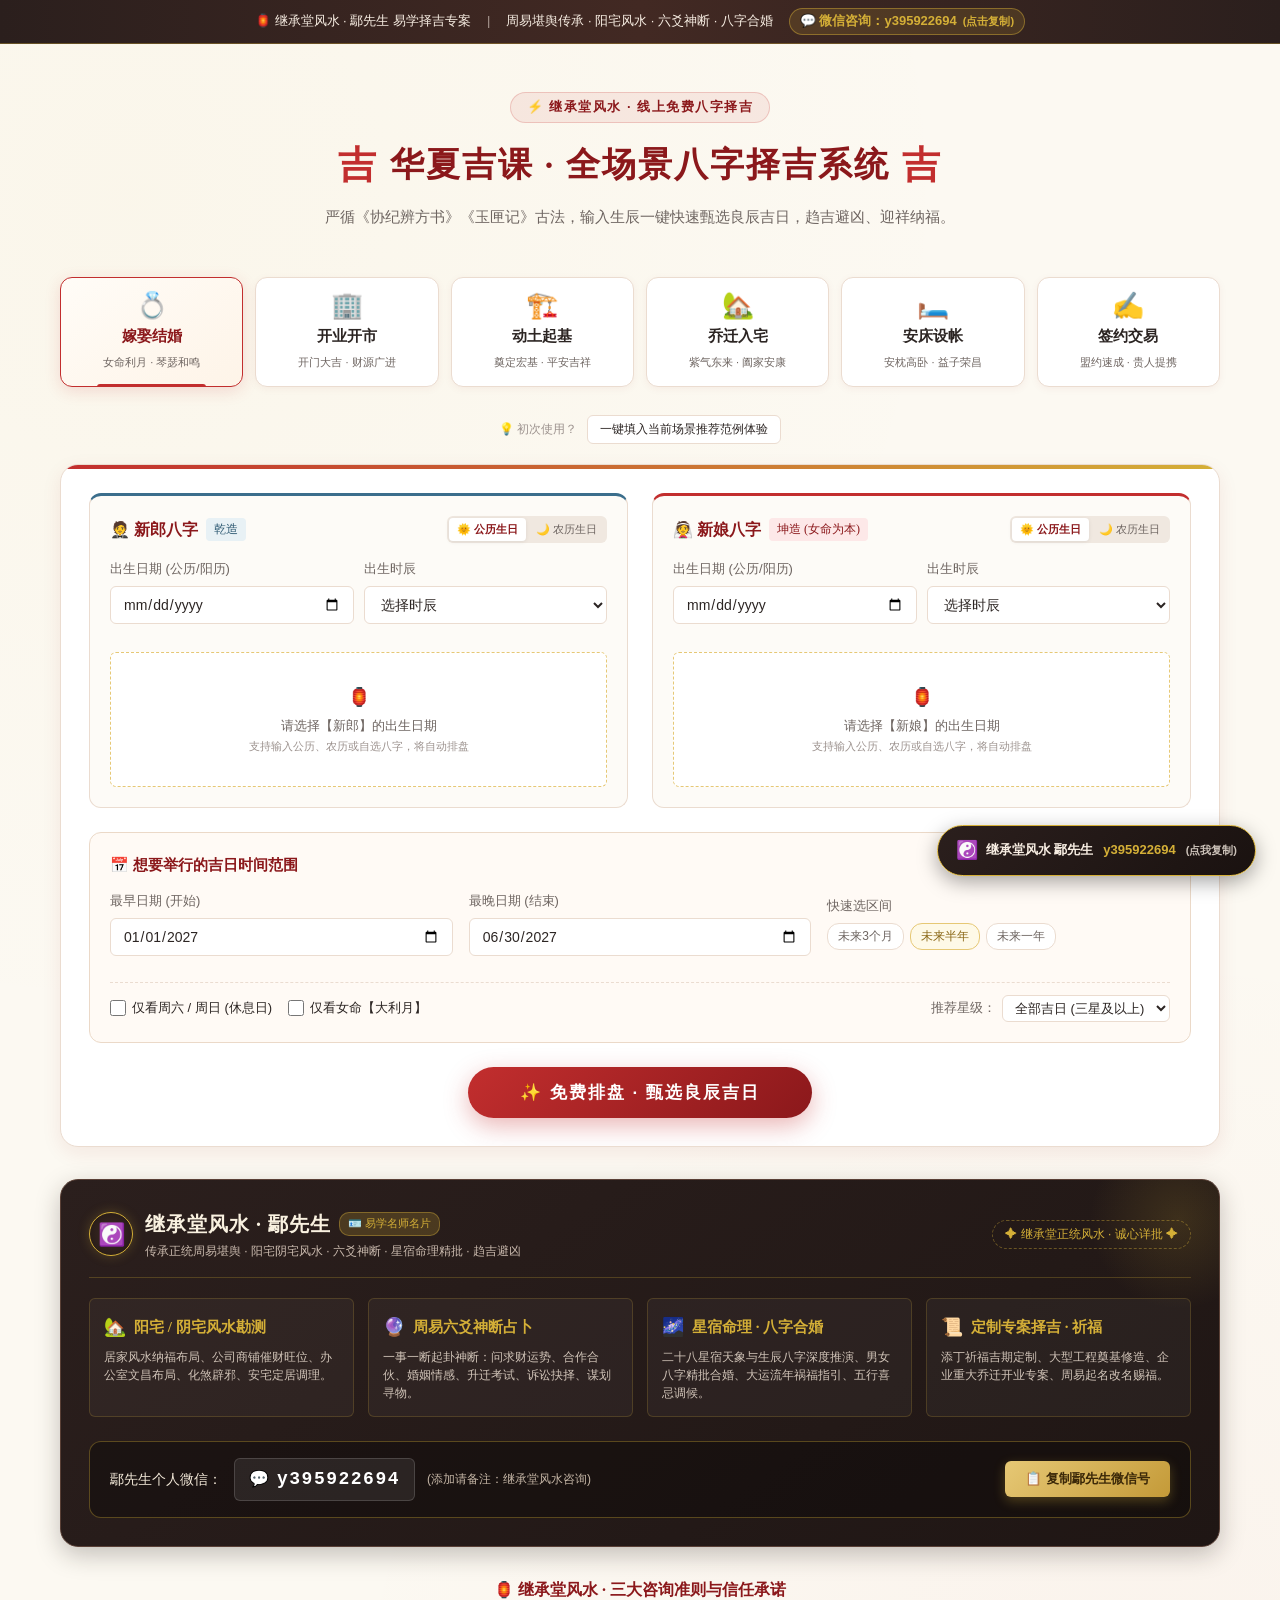
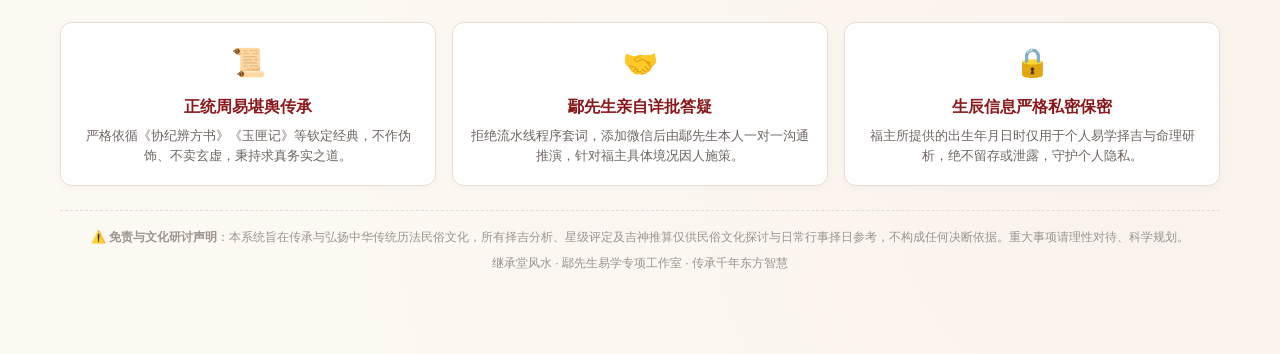
<file: simple.html>
<!DOCTYPE html>
<html lang="zh-CN">
<head>
  <meta charset="UTF-8">
  <meta name="viewport" content="width=device-width, initial-scale=1.0, maximum-scale=5.0">
  <title>八字择吉日免费测算_继承堂风水 · 鄢先生 (极简引流版)</title>
  
  <!-- 基础 SEO Meta 标签 -->
  <meta name="description" content="继承堂风水·鄢先生八字全场景择日工具。传承《协纪辨方书》《玉匣记》传统古法，支持结婚嫁娶、开业开市、动土起基、乔迁入宅、安床设帐、签约交易。一键快速排定吉日，添加鄢先生微信 y395922694 享受一对一八字吉课核准与时辰推算。">
  <meta name="keywords" content="结婚择日,八字合婚,开业吉日,动土吉日,乔迁入宅,安床吉日,签约吉日,黄道吉日查询,继承堂风水,鄢先生,风水堪舆,六爻占卜">
  <meta name="author" content="继承堂风水 · 鄢先生">
  <meta name="robots" content="index, follow">
  
  <!-- 移动端与品牌色彩 -->
  <meta name="theme-color" content="#8b181b">
  <meta name="apple-mobile-web-app-capable" content="yes">
  <meta name="apple-mobile-web-app-status-bar-style" content="black-translucent">
  <meta name="apple-mobile-web-app-title" content="继承堂风水择吉">
  <meta name="format-detection" content="telephone=no, email=no">

  <!-- Open Graph 社交媒体富媒体分享协议 (微信、朋友圈、QQ、微博等) -->
  <meta property="og:type" content="website">
  <meta property="og:title" content="八字择吉日免费测算 · 继承堂风水 鄢先生">
  <meta property="og:description" content="传承千年周易古法，智能推选嫁娶、开业、动土、乔迁良辰吉日。添加鄢先生个人微信 y395922694 免费核准本命八字吉课！">
  <meta property="og:site_name" content="继承堂风水">
  <meta property="og:locale" content="zh_CN">

  <link rel="stylesheet" href="css/style.css">
</head>
<body data-mode="simple">
  <!-- 顶部引流快捷条 -->
  <div class="lead-top-bar">
    <span>🏮 继承堂风水 · 鄢先生 易学择吉专案</span>
    <span style="opacity: 0.6;">|</span>
    <span>周易堪舆传承 · 阳宅风水 · 六爻神断 · 八字合婚</span>
    <div class="lead-top-pill" id="topPillWechat" title="点击复制鄢先生微信">
      <span>💬 微信咨询：y395922694</span>
      <span style="font-size: 11px;">(点击复制)</span>
    </div>
  </div>

  <div class="container">
    <!-- Header 头部 -->
    <header class="header">
      <div class="brand-badge">⚡ 继承堂风水 · 线上免费八字择吉</div>
      <h1>
        <span class="ji-char">吉</span>
        华夏吉课 · 全场景八字择吉系统
        <span class="ji-char">吉</span>
      </h1>
      <p class="subtitle">
        严循《协纪辨方书》《玉匣记》古法，输入生辰一键快速甄选良辰吉日，趋吉避凶、迎祥纳福。
      </p>
    </header>

    <!-- 场景切换 Tabs -->
    <nav class="scenario-nav">
      <div class="scenario-tabs">
        <div class="scenario-tab active" data-scenario="wedding">
          <div class="tab-icon">💍</div>
          <div class="tab-title">嫁娶结婚</div>
          <div class="tab-desc">女命利月 · 琴瑟和鸣</div>
        </div>
        <div class="scenario-tab" data-scenario="opening">
          <div class="tab-icon">🏢</div>
          <div class="tab-title">开业开市</div>
          <div class="tab-desc">开门大吉 · 财源广进</div>
        </div>
        <div class="scenario-tab" data-scenario="breakground">
          <div class="tab-icon">🏗️</div>
          <div class="tab-title">动土起基</div>
          <div class="tab-desc">奠定宏基 · 平安吉祥</div>
        </div>
        <div class="scenario-tab" data-scenario="relocate">
          <div class="tab-icon">🏡</div>
          <div class="tab-title">乔迁入宅</div>
          <div class="tab-desc">紫气东来 · 阖家安康</div>
        </div>
        <div class="scenario-tab" data-scenario="bed">
          <div class="tab-icon">🛏️</div>
          <div class="tab-title">安床设帐</div>
          <div class="tab-desc">安枕高卧 · 益子荣昌</div>
        </div>
        <div class="scenario-tab" data-scenario="contract">
          <div class="tab-icon">✍️</div>
          <div class="tab-title">签约交易</div>
          <div class="tab-desc">盟约速成 · 贵人提携</div>
        </div>
      </div>
    </nav>

    <!-- 快速体验范例 -->
    <div class="demo-bar" style="justify-content: center;">
      <span class="demo-title">💡 初次使用？</span>
      <button id="btnDemoGeneral" class="btn btn-outline btn-sm">一键填入当前场景推荐范例体验</button>
    </div>

    <!-- 主输入面板 -->
    <main class="main-card">
      <!-- 场景说明横幅 (极简引流版隐藏) -->
      <div id="scenarioBanner" class="scenario-banner" style="display: none;">
        <span class="banner-icon">💍</span>
        <span id="scenarioBannerText"></span>
      </div>

      <!-- 嫁娶专用：双人八字输入区 (男方 + 女方) -->
      <div id="weddingBaziGrid" class="bazi-grid">
        <!-- 男方 (乾造) -->
        <section class="gender-box groom">
          <div class="box-title">
            <div class="title-left">
              <span>🤵 新郎八字</span>
              <span class="gender-tag">乾造</span>
            </div>
            <div class="mode-switch">
              <button id="groomModeSolar" class="mode-btn active" type="button">🌞 公历生日</button>
              <button id="groomModeLunar" class="mode-btn" type="button">🌙 农历生日</button>
              <button id="groomModeBazi" class="mode-btn" type="button" style="display: none;">📜 自选八字</button>
            </div>
          </div>

          <!-- 男方公历输入 -->
          <div id="groomSolarForm">
            <div class="form-row">
              <div class="form-group" style="flex: 2;">
                <label for="groomBirthDate">出生日期 (公历/阳历)</label>
                <input type="date" id="groomBirthDate" class="input-ctrl">
              </div>
              <div class="form-group" style="flex: 1;">
                <label for="groomBirthHour">出生时辰</label>
                <select id="groomBirthHour" class="select-ctrl">
                  <option value="" disabled selected>选择时辰</option>
                  <option value="0">00:00 (子时)</option>
                  <option value="2">02:00 (丑时)</option>
                  <option value="4">04:00 (寅时)</option>
                  <option value="6">06:00 (卯时)</option>
                  <option value="8">08:00 (辰时)</option>
                  <option value="10">10:00 (巳时)</option>
                  <option value="12">12:00 (午时)</option>
                  <option value="14">14:00 (未时)</option>
                  <option value="16">16:00 (申时)</option>
                  <option value="18">18:00 (酉时)</option>
                  <option value="20">20:00 (戌时)</option>
                  <option value="22">22:00 (亥时)</option>
                </select>
              </div>
            </div>
          </div>

          <!-- 男方农历输入 -->
          <div id="groomLunarForm" style="display: none;">
            <div class="form-row" style="grid-template-columns: 1.3fr 1.2fr 1fr 1.1fr;">
              <div class="form-group">
                <label for="groomLunarYear">农历年份</label>
                <select id="groomLunarYear" class="select-ctrl"></select>
              </div>
              <div class="form-group">
                <label for="groomLunarMonth">农历月份</label>
                <div style="display: flex; gap: 4px; align-items: center;">
                  <select id="groomLunarMonth" class="select-ctrl"></select>
                  <label class="leap-checkbox-label" title="当年若有闰月可勾选">
                    <input type="checkbox" id="groomLunarLeap"> 闰
                  </label>
                </div>
              </div>
              <div class="form-group">
                <label for="groomLunarDay">农历日期</label>
                <select id="groomLunarDay" class="select-ctrl"></select>
              </div>
              <div class="form-group">
                <label for="groomLunarHour">时辰</label>
                <select id="groomLunarHour" class="select-ctrl"></select>
              </div>
            </div>
            <div class="lunar-converted-tip" id="groomLunarConverted">
              <span>🔄 请选择农历出生年月日时</span>
            </div>
          </div>

          <div id="groomBaziForm" style="display: none;"></div>

          <div id="groomPreviewPillars" class="bazi-pillars-preview"></div>
        </section>

        <!-- 女方 (坤造) -->
        <section class="gender-box bride">
          <div class="box-title">
            <div class="title-left">
              <span>👰 新娘八字</span>
              <span class="gender-tag">坤造 (女命为本)</span>
            </div>
            <div class="mode-switch">
              <button id="brideModeSolar" class="mode-btn active" type="button">🌞 公历生日</button>
              <button id="brideModeLunar" class="mode-btn" type="button">🌙 农历生日</button>
              <button id="brideModeBazi" class="mode-btn" type="button" style="display: none;">📜 自选八字</button>
            </div>
          </div>

          <!-- 女方公历输入 -->
          <div id="brideSolarForm">
            <div class="form-row">
              <div class="form-group" style="flex: 2;">
                <label for="brideBirthDate">出生日期 (公历/阳历)</label>
                <input type="date" id="brideBirthDate" class="input-ctrl">
              </div>
              <div class="form-group" style="flex: 1;">
                <label for="brideBirthHour">出生时辰</label>
                <select id="brideBirthHour" class="select-ctrl">
                  <option value="" disabled selected>选择时辰</option>
                  <option value="0">00:00 (子时)</option>
                  <option value="2">02:00 (丑时)</option>
                  <option value="4">04:00 (寅时)</option>
                  <option value="6">06:00 (卯时)</option>
                  <option value="8">08:00 (辰时)</option>
                  <option value="10">10:00 (巳时)</option>
                  <option value="12">12:00 (午时)</option>
                  <option value="14">14:00 (未时)</option>
                  <option value="16">16:00 (申时)</option>
                  <option value="18">18:00 (酉时)</option>
                  <option value="20">20:00 (戌时)</option>
                  <option value="22">22:00 (亥时)</option>
                </select>
              </div>
            </div>
          </div>

          <!-- 女方农历输入 -->
          <div id="brideLunarForm" style="display: none;">
            <div class="form-row" style="grid-template-columns: 1.3fr 1.2fr 1fr 1.1fr;">
              <div class="form-group">
                <label for="brideLunarYear">农历年份</label>
                <select id="brideLunarYear" class="select-ctrl"></select>
              </div>
              <div class="form-group">
                <label for="brideLunarMonth">农历月份</label>
                <div style="display: flex; gap: 4px; align-items: center;">
                  <select id="brideLunarMonth" class="select-ctrl"></select>
                  <label class="leap-checkbox-label" title="当年若有闰月可勾选">
                    <input type="checkbox" id="brideLunarLeap"> 闰
                  </label>
                </div>
              </div>
              <div class="form-group">
                <label for="brideLunarDay">农历日期</label>
                <select id="brideLunarDay" class="select-ctrl"></select>
              </div>
              <div class="form-group">
                <label for="brideLunarHour">时辰</label>
                <select id="brideLunarHour" class="select-ctrl"></select>
              </div>
            </div>
            <div class="lunar-converted-tip" id="brideLunarConverted">
              <span>🔄 请选择农历出生年月日时</span>
            </div>
          </div>

          <div id="brideBaziForm" style="display: none;"></div>

          <div id="bridePreviewPillars" class="bazi-pillars-preview"></div>
        </section>
      </div>

      <!-- 单人场景专用：福主/主事者八字输入区 (开业、动土、乔迁、安床、签约) -->
      <div id="singleBaziGrid" class="bazi-grid single-person" style="display: none;">
        <section class="gender-box primary-person">
          <div class="box-title">
            <div class="title-left">
              <span id="singlePersonRoleLabel">👤 福主生辰</span>
              <span class="gender-tag" id="singlePersonRoleBadge">主事者</span>
            </div>
            <div class="mode-switch">
              <button id="singleModeSolar" class="mode-btn active" type="button">🌞 公历生日</button>
              <button id="singleModeLunar" class="mode-btn" type="button">🌙 农历生日</button>
              <button id="singleModeBazi" class="mode-btn" type="button" style="display: none;">📜 自选八字</button>
            </div>
          </div>

          <div id="singleSolarForm">
            <div class="form-row">
              <div class="form-group" style="flex: 2;">
                <label for="singleBirthDate">主事者出生日期 (公历/阳历)</label>
                <input type="date" id="singleBirthDate" class="input-ctrl">
              </div>
              <div class="form-group" style="flex: 1;">
                <label for="singleBirthHour">出生时辰</label>
                <select id="singleBirthHour" class="select-ctrl">
                  <option value="" disabled selected>选择时辰</option>
                  <option value="0">00:00 (子时)</option>
                  <option value="2">02:00 (丑时)</option>
                  <option value="4">04:00 (寅时)</option>
                  <option value="6">06:00 (卯时)</option>
                  <option value="8">08:00 (辰时)</option>
                  <option value="10">10:00 (巳时)</option>
                  <option value="12">12:00 (午时)</option>
                  <option value="14">14:00 (未时)</option>
                  <option value="16">16:00 (申时)</option>
                  <option value="18">18:00 (酉时)</option>
                  <option value="20">20:00 (戌时)</option>
                  <option value="22">22:00 (亥时)</option>
                </select>
              </div>
            </div>
          </div>

          <div id="singleLunarForm" style="display: none;">
            <div class="form-row" style="grid-template-columns: 1.3fr 1.2fr 1fr 1.1fr;">
              <div class="form-group">
                <label for="singleLunarYear">农历年份</label>
                <select id="singleLunarYear" class="select-ctrl"></select>
              </div>
              <div class="form-group">
                <label for="singleLunarMonth">农历月份</label>
                <div style="display: flex; gap: 4px; align-items: center;">
                  <select id="singleLunarMonth" class="select-ctrl"></select>
                  <label class="leap-checkbox-label" title="当年若有闰月可勾选">
                    <input type="checkbox" id="singleLunarLeap"> 闰
                  </label>
                </div>
              </div>
              <div class="form-group">
                <label for="singleLunarDay">农历日期</label>
                <select id="singleLunarDay" class="select-ctrl"></select>
              </div>
              <div class="form-group">
                <label for="singleLunarHour">时辰</label>
                <select id="singleLunarHour" class="select-ctrl"></select>
              </div>
            </div>
            <div class="lunar-converted-tip" id="singleLunarConverted">
              <span>🔄 请选择农历出生年月日时</span>
            </div>
          </div>

          <div id="singleBaziForm" style="display: none;"></div>

          <div id="singlePreviewPillars" class="bazi-pillars-preview"></div>
        </section>
      </div>

      <!-- 时间范围设置区 -->
      <section class="settings-section">
        <div class="section-title">
          <span>📅 想要举行的吉日时间范围</span>
        </div>

        <div class="filter-row">
          <div class="form-group">
            <label for="weddingStartDate">最早日期 (开始)</label>
            <input type="date" id="weddingStartDate" class="input-ctrl">
          </div>
          <div class="form-group">
            <label for="weddingEndDate">最晚日期 (结束)</label>
            <input type="date" id="weddingEndDate" class="input-ctrl">
          </div>
          <div class="form-group">
            <label>快速选区间</label>
            <div class="quick-ranges">
              <span class="quick-chip" data-months="3">未来3个月</span>
              <span class="quick-chip active" data-months="6">未来半年</span>
              <span class="quick-chip" data-months="12">未来一年</span>
            </div>
          </div>
        </div>

        <div class="checkbox-group">
          <label class="checkbox-item">
            <input type="checkbox" id="optWeekendOnly">
            <span>仅看周六 / 周日 (休息日)</span>
          </label>
          <label class="checkbox-item" id="optDaLiItem">
            <input type="checkbox" id="optDaLiOnly">
            <span>仅看女命【大利月】</span>
          </label>
          <div style="display: inline-flex; align-items: center; gap: 6px; margin-left: auto;">
            <label for="optMinStar" style="font-size: 13px; color: var(--text-muted); margin: 0;">推荐星级：</label>
            <select id="optMinStar" class="select-ctrl" style="width: auto; padding: 4px 8px; font-size: 13px;">
              <option value="0">全部吉日 (三星及以上)</option>
              <option value="4">四星及以上 (优选吉日)</option>
              <option value="5">仅限五星 (上上大吉)</option>
            </select>
          </div>
        </div>
      </section>

      <!-- 运算触发大按钮 -->
      <div class="action-center">
        <button id="btnCalculate" class="btn btn-calculate" type="button">
          ✨ 免费排盘 · 甄选良辰吉日
        </button>
      </div>
    </main>

    <!-- 结果展示区域 (测算后展示) -->
    <section id="resultsContainer" class="results-container" style="display: none;">
      <div class="results-header-card">
        <div class="results-summary">
          <h2>
            <span>🎉 测算结果 · 适合办事的良辰吉日</span>
          </h2>
          <div id="resultsSummaryText" class="summary-stats">
            正在检索吉日中...
          </div>
        </div>

        <div class="results-filter-controls">
          <select id="sortSelect" class="select-ctrl" style="width: auto; font-size: 13px;">
            <option value="scoreDesc">按综合吉度评分 (大吉优先)</option>
            <option value="dateAsc">按时间先后顺序 (由近到远)</option>
          </select>
        </div>
      </div>

      <!-- 免责与参考提示条 -->
      <div class="disclaimer-banner">
        <div class="disclaimer-icon">💡</div>
        <div class="disclaimer-content">
          <strong>民俗择吉与参考说明：</strong>
          系统依据《协纪辨方书》《玉匣记》排盘，推算星级仅供民俗文化探讨与日常行事择日参考。
        </div>
      </div>

      <!-- 吉日卡片列表容器 (极简网格模式) -->
      <div id="datesList" class="dates-list"></div>

      <!-- 🔥 核心引流卡 (Lead Magnet) 引导添加鄢先生微信 -->
      <div class="lead-conversion-card">
        <div class="lead-conversion-header">
          <span style="font-size: 26px;">⚖️</span>
          <div>
            <h3>鄢先生提示：黄道通用吉日 ≠ 个人专属用课！</h3>
            <p style="font-size: 12px; color: #7a5840; margin-top: 2px;">
              每个人的八字喜用神与刑冲克害千差万别。若吉日暗冲本命或夫妻宫，易生波折。大事用课切莫草率！
            </p>
          </div>
        </div>

        <div class="lead-conversion-points">
          <div class="lead-point-item">
            <strong>1. 核验八字冲煞</strong><br>
            添加鄢先生微信，帮您核验所选吉日是否暗冲双方生肖、日柱夫妻宫或父母属相。
          </div>
          <div class="lead-point-item">
            <strong>2. 精准推算行事黄金吉时</strong><br>
            吉日须配良时！为您推算当天开业/迎亲/动土的具体吉时时辰，避开暗藏凶煞。
          </div>
          <div class="lead-point-item">
            <strong>3. 风水调理与避煞宜忌</strong><br>
            结合宅主命局与方位气场，指点安床乔迁或开市祈福的风水避煞要领。
          </div>
        </div>

        <div class="lead-action-bar">
          <div style="display: flex; align-items: center; gap: 10px;">
            <span style="font-size: 22px;">💬</span>
            <div>
              <div style="font-size: 12px; color: var(--text-muted);">鄢先生个人微信 (点击一键复制)：</div>
              <div style="font-size: 19px; font-weight: 700; color: #8b181b; letter-spacing: 1.5px; font-family: monospace;">y395922694</div>
            </div>
          </div>
          <button class="lead-action-btn" id="btnCopyWechatResult" type="button">
            📋 点击复制微信号添加鄢先生
          </button>
        </div>
      </div>
    </section>

    <!-- 继承堂风水 · 鄢先生 专属名片与业务矩阵 (页面常驻) -->
    <section class="master-ad-card" id="masterConsultCard">
      <div class="master-ad-header">
        <div class="master-ad-title-area">
          <div class="master-bagua-icon">☯️</div>
          <div>
            <div style="display: flex; align-items: center; gap: 8px; flex-wrap: wrap;">
              <h3 style="margin: 0;">继承堂风水 · 鄢先生</h3>
              <span style="font-size: 11px; background: rgba(212, 175, 55, 0.2); color: var(--gold-accent); border: 1px solid rgba(212, 175, 55, 0.4); padding: 2px 8px; border-radius: 10px;">🪪 易学名师名片</span>
            </div>
            <p>传承正统周易堪舆 · 阳宅阴宅风水 · 六爻神断 · 星宿命理精批 · 趋吉避凶</p>
          </div>
        </div>
        <div style="font-size: 12px; color: var(--gold-accent); border: 1px dashed rgba(212, 175, 55, 0.4); padding: 4px 12px; border-radius: 20px;">
          ✦ 继承堂正统风水 · 诚心详批 ✦
        </div>
      </div>

      <div class="master-services-grid">
        <div class="service-card-item">
          <div class="service-card-top">
            <span class="s-icon">🏡</span>
            <span class="s-name">阳宅 / 阴宅风水勘测</span>
          </div>
          <p>居家风水纳福布局、公司商铺催财旺位、办公室文昌布局、化煞辟邪、安宅定居调理。</p>
        </div>

        <div class="service-card-item">
          <div class="service-card-top">
            <span class="s-icon">🔮</span>
            <span class="s-name">周易六爻神断占卜</span>
          </div>
          <p>一事一断起卦神断：问求财运势、合作合伙、婚姻情感、升迁考试、诉讼抉择、谋划寻物。</p>
        </div>

        <div class="service-card-item">
          <div class="service-card-top">
            <span class="s-icon">🌌</span>
            <span class="s-name">星宿命理 · 八字合婚</span>
          </div>
          <p>二十八星宿天象与生辰八字深度推演、男女八字精批合婚、大运流年祸福指引、五行喜忌调候。</p>
        </div>

        <div class="service-card-item">
          <div class="service-card-top">
            <span class="s-icon">📜</span>
            <span class="s-name">定制专案择吉 · 祈福</span>
          </div>
          <p>添丁祈福吉期定制、大型工程奠基修造、企业重大乔迁开业专案、周易起名改名赐福。</p>
        </div>
      </div>

      <div class="master-contact-bar">
        <div class="contact-left">
          <span style="font-size: 14px; color: #f0e6d6;">鄢先生个人微信：</span>
          <div class="contact-wechat-box">
            <span style="font-size: 16px;">💬</span>
            <span class="wechat-num" id="wechatNumText">y395922694</span>
          </div>
          <span style="font-size: 12px; color: #c4b5a5;">(添加请备注：继承堂风水咨询)</span>
        </div>
        <div>
          <button class="btn-copy-wechat" id="btnCopyWechat" type="button">
            📋 复制鄢先生微信号
          </button>
        </div>
      </div>
    </section>

    <!-- 极简信任背书 (替代冗长的古书论文与FAQ) -->
    <section class="trust-commit-section" style="margin-top: 30px;">
      <h3 style="font-family: var(--font-serif); color: var(--deep-red); font-size: 16px; text-align: center; margin-bottom: 16px;">
        🏮 继承堂风水 · 三大咨询准则与信任承诺
      </h3>
      <div class="trust-commit-grid">
        <div class="trust-commit-item">
          <div class="trust-commit-icon">📜</div>
          <h4>正统周易堪舆传承</h4>
          <p>严格依循《协纪辨方书》《玉匣记》等钦定经典，不作伪饰、不卖玄虚，秉持求真务实之道。</p>
        </div>
        <div class="trust-commit-item">
          <div class="trust-commit-icon">🤝</div>
          <h4>鄢先生亲自详批答疑</h4>
          <p>拒绝流水线程序套词，添加微信后由鄢先生本人一对一沟通推演，针对福主具体境况因人施策。</p>
        </div>
        <div class="trust-commit-item">
          <div class="trust-commit-icon">🔒</div>
          <h4>生辰信息严格私密保密</h4>
          <p>福主所提供的出生年月日时仅用于个人易学择吉与命理研析，绝不留存或泄露，守护个人隐私。</p>
        </div>
      </div>
    </section>

    <!-- 底部免责声明 -->
    <footer style="margin-top: 24px; padding-top: 16px; border-top: 1px dashed var(--border-color); text-align: center; font-size: 12px; color: var(--text-light); line-height: 1.8;">
      <p>⚠️ <strong>免责与文化研讨声明</strong>：本系统旨在传承与弘扬中华传统历法民俗文化，所有择吉分析、星级评定及吉神推算仅供民俗文化探讨与日常行事择日参考，不构成任何决断依据。重大事项请理性对待、科学规划。</p>
      <p style="margin-top: 4px;">继承堂风水 · 鄢先生易学专项工作室 · 传承千年东方智慧</p>
    </footer>
  </div>

  <!-- 右下角悬浮咨询挂件 (可点击复制微信号) -->
  <div class="floating-consult-pill" id="floatingConsultPill" title="点击一键复制微信号咨询 继承堂风水 鄢先生">
    <span class="floating-icon">☯️</span>
    <span>继承堂风水 鄢先生</span>
    <span class="floating-wechat-highlight">y395922694</span>
    <span style="font-size: 11px; opacity: 0.8; margin-left: 2px;">(点我复制)</span>
  </div>

  <script src="js/lunar.js"></script>
  <script src="js/rules.js"></script>
  <script src="js/app.js"></script>
</body>
</html>
</file>
<file: css/style.css>
/* 
 * 华夏吉课 · 传统全场景八字择日吉课系统
 * 现代新中式雅致设计风格 (Modern Chinese Traditional Elegance)
 */

:root {
  --primary-red: #c22e2e;
  --primary-red-hover: #a82222;
  --deep-red: #8b181b;
  --gold-accent: #d4af37;
  --gold-light: #fef9e7;
  --gold-border: #e6c875;
  --paper-bg: #fcf9f2;
  --card-bg: #ffffff;
  --text-main: #2c2523;
  --text-muted: #6e6561;
  --text-light: #9c928e;
  --border-color: #ebdcd0;
  --border-light: #f4ece6;
  --radius-sm: 6px;
  --radius-md: 12px;
  --radius-lg: 18px;
  --shadow-sm: 0 2px 8px rgba(139, 24, 27, 0.05);
  --shadow-md: 0 6px 20px rgba(139, 24, 27, 0.08);
  --shadow-lg: 0 12px 32px rgba(139, 24, 27, 0.12);
  --font-serif: "Songti SC", "SimSun", "STSong", "Noto Serif SC", serif;
  --font-sans: -apple-system, BlinkMacSystemFont, "PingFang SC", "Hiragino Sans GB", "Microsoft YaHei", sans-serif;
}

* {
  box-sizing: border-box;
  margin: 0;
  padding: 0;
}

body {
  font-family: var(--font-sans);
  background-color: var(--paper-bg);
  color: var(--text-main);
  line-height: 1.6;
  background-image: 
    radial-gradient(circle at 10% 10%, rgba(212, 175, 55, 0.04) 0%, transparent 40%),
    radial-gradient(circle at 90% 90%, rgba(194, 46, 46, 0.03) 0%, transparent 40%);
  min-height: 100vh;
}

.top-decor-bar {
  height: 5px;
  background: linear-gradient(90deg, #8b181b, #c22e2e, #d4af37, #c22e2e, #8b181b);
}

.container {
  max-width: 1200px;
  margin: 0 auto;
  padding: 24px 20px 80px;
}

/* 页头 Header */
.header {
  text-align: center;
  padding: 24px 0 24px;
  position: relative;
}

.brand-badge {
  display: inline-flex;
  align-items: center;
  gap: 6px;
  background: rgba(194, 46, 46, 0.08);
  border: 1px solid rgba(194, 46, 46, 0.2);
  color: var(--deep-red);
  padding: 4px 16px;
  border-radius: 20px;
  font-size: 13px;
  font-weight: 600;
  margin-bottom: 12px;
  letter-spacing: 1.5px;
}

.header h1 {
  font-family: var(--font-serif);
  font-size: 34px;
  font-weight: 700;
  color: var(--deep-red);
  letter-spacing: 2px;
  margin-bottom: 10px;
  display: flex;
  align-items: center;
  justify-content: center;
  gap: 12px;
}

.header h1 .ji-char {
  color: var(--primary-red);
  font-size: 38px;
}

.header p.subtitle {
  color: var(--text-muted);
  font-size: 15px;
  max-width: 720px;
  margin: 0 auto;
}

/* 场景导航 Tabs */
.scenario-nav {
  margin: 24px 0 28px;
}

.scenario-tabs {
  display: grid;
  grid-template-columns: repeat(6, 1fr);
  gap: 12px;
}

.scenario-tab {
  background: #fff;
  border: 1px solid var(--border-color);
  border-radius: var(--radius-md);
  padding: 14px 10px;
  text-align: center;
  cursor: pointer;
  transition: all 0.25s ease;
  box-shadow: var(--shadow-sm);
  display: flex;
  flex-direction: column;
  align-items: center;
  gap: 6px;
}

.scenario-tab:hover {
  border-color: var(--gold-accent);
  transform: translateY(-2px);
  box-shadow: var(--shadow-md);
}

.scenario-tab.active {
  background: linear-gradient(145deg, #fffcf7, #fef4e8);
  border-color: var(--primary-red);
  box-shadow: 0 4px 16px rgba(194, 46, 46, 0.15);
  position: relative;
}

.scenario-tab.active::after {
  content: "";
  position: absolute;
  bottom: -1px;
  left: 20%;
  right: 20%;
  height: 3px;
  background: var(--primary-red);
  border-radius: 3px 3px 0 0;
}

.tab-icon {
  font-size: 26px;
  line-height: 1;
}

.tab-title {
  font-family: var(--font-serif);
  font-size: 15px;
  font-weight: 700;
  color: var(--text-main);
}

.scenario-tab.active .tab-title {
  color: var(--deep-red);
}

.tab-desc {
  font-size: 11px;
  color: var(--text-muted);
}

/* 范例切换区 */
.demo-bar {
  display: flex;
  justify-content: center;
  align-items: center;
  gap: 10px;
  margin-bottom: 20px;
  flex-wrap: wrap;
}

.demo-title {
  font-size: 12px;
  color: var(--text-light);
}

/* 按钮 */
.btn {
  display: inline-flex;
  align-items: center;
  justify-content: center;
  gap: 6px;
  padding: 8px 16px;
  font-size: 13px;
  font-weight: 500;
  border-radius: var(--radius-sm);
  border: 1px solid transparent;
  cursor: pointer;
  transition: all 0.2s ease;
  font-family: inherit;
}

.btn-primary {
  background: linear-gradient(135deg, var(--primary-red), var(--deep-red));
  color: #fff;
  box-shadow: 0 4px 12px rgba(194, 46, 46, 0.25);
}

.btn-primary:hover {
  background: linear-gradient(135deg, #d33434, #9a1b1e);
  transform: translateY(-1px);
}

.btn-outline {
  background: #fff;
  border-color: var(--border-color);
  color: var(--text-main);
}

.btn-outline:hover {
  border-color: var(--primary-red);
  color: var(--primary-red);
  background: #fff8f8;
}

.btn-sm {
  padding: 5px 12px;
  font-size: 12px;
}

/* 主输入卡片 */
.main-card {
  background: var(--card-bg);
  border-radius: var(--radius-lg);
  border: 1px solid var(--border-color);
  box-shadow: var(--shadow-md);
  padding: 28px;
  margin-bottom: 32px;
  position: relative;
  overflow: hidden;
}

.main-card::before {
  content: "";
  position: absolute;
  top: 0;
  left: 0;
  right: 0;
  height: 4px;
  background: linear-gradient(90deg, var(--primary-red), var(--gold-accent));
}

/* 场景专属说明提示条 */
.scenario-banner {
  background: #fffbf2;
  border: 1px solid #f2e2ce;
  border-radius: var(--radius-sm);
  padding: 12px 16px;
  margin-bottom: 20px;
  font-size: 13px;
  color: #7d4d12;
  display: flex;
  align-items: center;
  gap: 10px;
}

.scenario-banner .banner-icon {
  font-size: 20px;
}

/* 八字输入布局 */
.bazi-grid {
  display: grid;
  grid-template-columns: 1fr 1fr;
  gap: 24px;
  margin-bottom: 24px;
}

.bazi-grid.single-person {
  grid-template-columns: 1fr;
  max-width: 760px;
  margin-left: auto;
  margin-right: auto;
}

.gender-box {
  background: #fdfbf7;
  border: 1px solid var(--border-color);
  border-radius: var(--radius-md);
  padding: 20px;
  position: relative;
}

.gender-box.primary-person {
  border-top: 3px solid #8b181b;
}

.gender-box.groom {
  border-top: 3px solid #3b6e8c;
}

.gender-box.bride {
  border-top: 3px solid var(--primary-red);
}

.box-title {
  display: flex;
  align-items: center;
  justify-content: space-between;
  margin-bottom: 16px;
}

.title-left {
  display: flex;
  align-items: center;
  gap: 8px;
  font-size: 16px;
  font-weight: 700;
  color: var(--deep-red);
  font-family: var(--font-serif);
}

.gender-tag {
  font-size: 12px;
  padding: 2px 8px;
  border-radius: 4px;
  font-weight: normal;
  background: #fde8e8;
  color: var(--deep-red);
}

.groom .gender-tag {
  background: #e8f1f5;
  color: #2b5770;
}

/* 模式切换 */
.mode-switch {
  display: inline-flex;
  background: #f0e8e0;
  padding: 2px;
  border-radius: 6px;
  gap: 2px;
}

.mode-btn {
  border: none;
  background: transparent;
  padding: 4px 8px;
  font-size: 11px;
  cursor: pointer;
  border-radius: 4px;
  color: var(--text-muted);
  transition: all 0.15s;
  white-space: nowrap;
}

.mode-btn.active {
  background: #fff;
  color: var(--deep-red);
  font-weight: 600;
  box-shadow: 0 1px 4px rgba(0,0,0,0.08);
}

/* 农历专属组件 */
.leap-checkbox-label {
  display: inline-flex;
  align-items: center;
  gap: 2px;
  font-size: 12px;
  color: var(--deep-red);
  cursor: pointer;
  background: #fff5f2;
  border: 1px solid #f6d1c9;
  border-radius: var(--radius-sm);
  padding: 8px 6px;
  white-space: nowrap;
}

.leap-checkbox-label input[type="checkbox"] {
  accent-color: var(--primary-red);
}

.lunar-converted-tip {
  margin-top: 8px;
  font-size: 12px;
  color: #7d4d12;
  background: #fdf8ed;
  border: 1px dashed #ebd9a2;
  border-radius: var(--radius-sm);
  padding: 5px 10px;
  display: flex;
  align-items: center;
  gap: 6px;
}

.form-group {
  margin-bottom: 14px;
}

.form-group label {
  display: block;
  font-size: 13px;
  font-weight: 500;
  color: var(--text-muted);
  margin-bottom: 6px;
}

.form-row {
  display: grid;
  grid-template-columns: repeat(auto-fit, minmax(110px, 1fr));
  gap: 10px;
}

.input-ctrl, .select-ctrl {
  width: 100%;
  padding: 9px 12px;
  border: 1px solid var(--border-color);
  border-radius: var(--radius-sm);
  font-size: 14px;
  background: #fff;
  color: var(--text-main);
  outline: none;
  transition: border-color 0.2s, box-shadow 0.2s;
  font-family: inherit;
}

.input-ctrl:focus, .select-ctrl:focus {
  border-color: var(--primary-red);
  box-shadow: 0 0 0 3px rgba(194, 46, 46, 0.12);
}

/* 四柱预览卡片 */
.bazi-pillars-preview {
  margin-top: 14px;
  background: #fff;
  border: 1px dashed var(--gold-border);
  border-radius: var(--radius-sm);
  padding: 12px;
}

.pillars-header {
  font-size: 12px;
  color: var(--text-light);
  display: flex;
  justify-content: space-between;
  margin-bottom: 8px;
}

.pillars-grid {
  display: grid;
  grid-template-columns: repeat(4, 1fr);
  gap: 6px;
  text-align: center;
}

.pillar-col {
  background: #fdfcf8;
  border: 1px solid #f2e9dc;
  border-radius: 4px;
  padding: 6px 2px;
}

.pillar-title {
  font-size: 11px;
  color: var(--text-light);
  margin-bottom: 2px;
}

.pillar-gz {
  font-size: 16px;
  font-weight: 700;
  color: var(--deep-red);
  font-family: var(--font-serif);
}

.pillar-nayin {
  font-size: 11px;
  color: var(--text-muted);
}

/* 范围与偏好 */
.settings-section {
  background: #fffaf5;
  border: 1px solid #ebd9c8;
  border-radius: var(--radius-md);
  padding: 20px;
  margin-bottom: 24px;
}

.section-title {
  font-size: 15px;
  font-weight: 700;
  color: var(--deep-red);
  font-family: var(--font-serif);
  margin-bottom: 14px;
  display: flex;
  align-items: center;
  gap: 8px;
}

.filter-row {
  display: grid;
  grid-template-columns: repeat(auto-fit, minmax(220px, 1fr));
  gap: 16px;
  align-items: center;
}

.quick-ranges {
  display: flex;
  flex-wrap: wrap;
  gap: 6px;
  margin-top: 6px;
}

.quick-chip {
  background: #fff;
  border: 1px solid var(--border-color);
  padding: 3px 10px;
  border-radius: 12px;
  font-size: 12px;
  color: var(--text-muted);
  cursor: pointer;
  transition: all 0.15s;
}

.quick-chip:hover, .quick-chip.active {
  background: var(--gold-light);
  border-color: var(--gold-border);
  color: #8b6818;
}

.checkbox-group {
  display: flex;
  flex-wrap: wrap;
  gap: 16px;
  margin-top: 12px;
  padding-top: 12px;
  border-top: 1px dashed var(--border-color);
  align-items: center;
}

.checkbox-item {
  display: inline-flex;
  align-items: center;
  gap: 6px;
  font-size: 13px;
  color: var(--text-main);
  cursor: pointer;
}

.checkbox-item input[type="checkbox"] {
  accent-color: var(--primary-red);
  width: 16px;
  height: 16px;
}

/* 计算按钮 */
.action-center {
  text-align: center;
  margin-top: 10px;
}

.btn-calculate {
  padding: 14px 52px;
  font-size: 17px;
  font-weight: 700;
  letter-spacing: 2px;
  border-radius: 30px;
  background: linear-gradient(135deg, #c22e2e, #8b181b);
  color: #fff;
  box-shadow: 0 8px 24px rgba(194, 46, 46, 0.35);
  border: none;
  cursor: pointer;
  transition: all 0.25s ease;
}

.btn-calculate:hover {
  background: linear-gradient(135deg, #d83434, #a01a1d);
  transform: translateY(-2px);
  box-shadow: 0 12px 28px rgba(194, 46, 46, 0.45);
}

/* 结果展示区 */
.results-container {
  display: none;
  animation: fadeIn 0.4s ease;
}

@keyframes fadeIn {
  from { opacity: 0; transform: translateY(10px); }
  to { opacity: 1; transform: translateY(0); }
}

.results-header-card {
  background: #fff;
  border-radius: var(--radius-md);
  border: 1px solid var(--border-color);
  padding: 18px 24px;
  margin-bottom: 20px;
  display: flex;
  justify-content: space-between;
  align-items: center;
  flex-wrap: wrap;
  gap: 16px;
  box-shadow: var(--shadow-sm);
}

.results-summary h2 {
  font-size: 20px;
  font-family: var(--font-serif);
  color: var(--deep-red);
  display: flex;
  align-items: center;
  gap: 8px;
}

.summary-stats {
  font-size: 13px;
  color: var(--text-muted);
  margin-top: 4px;
}

.summary-stats strong {
  color: var(--primary-red);
}

.results-filter-controls {
  display: flex;
  gap: 10px;
  align-items: center;
}

/* 日期卡片 */
.dates-list {
  display: flex;
  flex-direction: column;
  gap: 20px;
}

.date-card {
  background: #fff;
  border: 1px solid var(--border-color);
  border-radius: var(--radius-md);
  box-shadow: var(--shadow-sm);
  transition: all 0.25s ease;
  overflow: hidden;
  position: relative;
}

.date-card:hover {
  border-color: var(--gold-border);
  box-shadow: var(--shadow-md);
  transform: translateY(-2px);
}

.date-card.rank-5 { border-left: 6px solid #c22e2e; }
.date-card.rank-4 { border-left: 6px solid #d4af37; }
.date-card.rank-3 { border-left: 6px solid #5a9367; }

.card-main {
  padding: 20px 24px;
  display: flex;
  justify-content: space-between;
  align-items: flex-start;
  gap: 20px;
  flex-wrap: wrap;
}

.date-info-left {
  flex: 1;
  min-width: 260px;
}

.date-row-top {
  display: flex;
  align-items: baseline;
  gap: 12px;
  margin-bottom: 6px;
  flex-wrap: wrap;
}

.solar-date {
  font-size: 22px;
  font-weight: 700;
  font-family: var(--font-serif);
  color: var(--deep-red);
  letter-spacing: 0.5px;
}

.weekday-badge {
  font-size: 12px;
  padding: 2px 8px;
  border-radius: 4px;
  background: #f0f0f0;
  color: var(--text-muted);
  font-weight: 600;
}

.weekday-badge.weekend {
  background: #fff0ed;
  color: var(--primary-red);
  border: 1px solid rgba(194, 46, 46, 0.2);
}

.lunar-row {
  display: flex;
  align-items: center;
  gap: 12px;
  font-size: 14px;
  color: var(--text-muted);
  margin-bottom: 12px;
}

.ganzhi-tag {
  background: #fef9e7;
  color: #8b6818;
  border: 1px solid #ebd9a2;
  padding: 1px 6px;
  border-radius: 4px;
  font-size: 12px;
}

.highlight-tags {
  display: flex;
  flex-wrap: wrap;
  gap: 6px;
  margin-bottom: 12px;
}

.hl-tag {
  font-size: 12px;
  padding: 3px 9px;
  border-radius: 12px;
  font-weight: 600;
  display: inline-flex;
  align-items: center;
  gap: 4px;
  background: #fde8e8;
  color: var(--deep-red);
  border: 1px solid rgba(194, 46, 46, 0.2);
}

.card-score-right {
  display: flex;
  flex-direction: column;
  align-items: flex-end;
  gap: 8px;
}

.score-badge {
  text-align: right;
}

.score-num {
  font-size: 28px;
  font-weight: 800;
  color: var(--deep-red);
  font-family: var(--font-serif);
  line-height: 1;
}

.score-num span {
  font-size: 14px;
  font-weight: normal;
  color: var(--text-muted);
}

.rank-text {
  font-size: 13px;
  font-weight: 700;
  color: var(--gold-accent);
  margin-top: 3px;
}

.stars-view {
  color: #e6a23c;
  font-size: 14px;
  letter-spacing: 2px;
}

/* 展开原因板块 */
.card-details-box {
  background: #faf7f2;
  border-top: 1px dashed var(--border-color);
  padding: 16px 24px;
}

.details-title {
  font-size: 13px;
  font-weight: 700;
  color: var(--deep-red);
  margin-bottom: 12px;
  display: flex;
  align-items: center;
  justify-content: space-between;
}

.reasons-grid {
  display: grid;
  grid-template-columns: repeat(auto-fit, minmax(280px, 1fr));
  gap: 12px;
}

.reason-item {
  background: #fff;
  border: 1px solid #ede3d7;
  border-radius: var(--radius-sm);
  padding: 10px 14px;
  font-size: 13px;
}

.reason-category {
  font-size: 11px;
  font-weight: 700;
  color: var(--gold-accent);
  margin-bottom: 2px;
  display: flex;
  align-items: center;
  gap: 4px;
}

.reason-title {
  font-weight: 600;
  color: var(--text-main);
  margin-bottom: 4px;
}

.reason-desc {
  color: var(--text-muted);
  font-size: 12px;
  line-height: 1.5;
}

.hours-preview {
  margin-top: 14px;
  padding-top: 12px;
  border-top: 1px solid #ebd9c8;
}

.hours-header {
  font-size: 12px;
  font-weight: 700;
  color: var(--deep-red);
  margin-bottom: 6px;
  display: flex;
  align-items: center;
  gap: 6px;
}

.hours-pills {
  display: flex;
  flex-wrap: wrap;
  gap: 6px;
}

.hour-pill {
  font-size: 11px;
  background: #fff;
  border: 1px solid #e0d5c5;
  padding: 3px 8px;
  border-radius: 4px;
  color: var(--text-main);
}

.hour-pill.huangdao {
  border-color: #d4af37;
  color: #8b6818;
  background: #fffdf5;
}

.card-footer {
  padding: 10px 24px;
  background: #fff;
  border-top: 1px solid var(--border-light);
  display: flex;
  justify-content: space-between;
  align-items: center;
  font-size: 12px;
  color: var(--text-light);
}

.footer-actions {
  display: flex;
  gap: 8px;
}

.empty-state {
  text-align: center;
  padding: 60px 20px;
  background: #fff;
  border-radius: var(--radius-md);
  border: 1px solid var(--border-color);
}

/* 结果仅供参考免责声明条 */
.disclaimer-banner {
  background: #fff8f0;
  border: 1px solid #f2dec5;
  border-left: 4px solid #d4af37;
  border-radius: var(--radius-sm);
  padding: 12px 16px;
  margin-bottom: 20px;
  font-size: 13px;
  color: #7a5420;
  display: flex;
  align-items: flex-start;
  gap: 10px;
  line-height: 1.6;
}

.disclaimer-icon {
  font-size: 18px;
  flex-shrink: 0;
  margin-top: 1px;
}

/* 易学名师广告与咨询卡片 */
.master-ad-card {
  background: linear-gradient(145deg, #2b1f1d, #1f1614);
  color: #f7ede2;
  border-radius: var(--radius-lg);
  border: 1px solid #5a4036;
  box-shadow: 0 8px 24px rgba(31, 22, 20, 0.25);
  padding: 28px;
  margin: 32px 0 24px;
  position: relative;
  overflow: hidden;
}

.master-ad-card::before {
  content: "";
  position: absolute;
  top: -50px;
  right: -50px;
  width: 180px;
  height: 180px;
  background: radial-gradient(circle, rgba(212, 175, 55, 0.15) 0%, transparent 70%);
  pointer-events: none;
}

.master-ad-header {
  display: flex;
  justify-content: space-between;
  align-items: center;
  flex-wrap: wrap;
  gap: 14px;
  margin-bottom: 20px;
  padding-bottom: 16px;
  border-bottom: 1px solid rgba(212, 175, 55, 0.25);
}

.master-ad-title-area {
  display: flex;
  align-items: center;
  gap: 12px;
}

.master-bagua-icon {
  width: 44px;
  height: 44px;
  border-radius: 50%;
  background: radial-gradient(circle, #3d2c26, #211613);
  border: 1.5px solid var(--gold-accent);
  display: flex;
  align-items: center;
  justify-content: center;
  font-size: 22px;
  color: var(--gold-accent);
  box-shadow: 0 0 12px rgba(212, 175, 55, 0.25);
}

.master-ad-title-area h3 {
  font-family: var(--font-serif);
  font-size: 20px;
  color: #f9f1e0;
  letter-spacing: 1px;
}

.master-ad-title-area p {
  font-size: 12px;
  color: #c9b9ad;
  margin-top: 2px;
}

.master-services-grid {
  display: grid;
  grid-template-columns: repeat(auto-fit, minmax(240px, 1fr));
  gap: 14px;
  margin-bottom: 24px;
}

.service-card-item {
  background: rgba(255, 255, 255, 0.04);
  border: 1px solid rgba(212, 175, 55, 0.2);
  border-radius: var(--radius-sm);
  padding: 14px;
  transition: all 0.25s ease;
}

.service-card-item:hover {
  background: rgba(255, 255, 255, 0.07);
  border-color: var(--gold-accent);
  transform: translateY(-2px);
}

.service-card-top {
  display: flex;
  align-items: center;
  gap: 8px;
  margin-bottom: 6px;
}

.service-card-top .s-icon {
  font-size: 18px;
}

.service-card-top .s-name {
  font-family: var(--font-serif);
  font-size: 15px;
  font-weight: 700;
  color: var(--gold-accent);
}

.service-card-item p {
  font-size: 12px;
  color: #d1c4b8;
  line-height: 1.5;
}

.master-contact-bar {
  background: rgba(0, 0, 0, 0.3);
  border: 1px solid rgba(212, 175, 55, 0.35);
  border-radius: var(--radius-md);
  padding: 16px 20px;
  display: flex;
  justify-content: space-between;
  align-items: center;
  flex-wrap: wrap;
  gap: 16px;
}

.contact-left {
  display: flex;
  align-items: center;
  gap: 12px;
  flex-wrap: wrap;
}

.contact-wechat-box {
  display: flex;
  align-items: center;
  gap: 8px;
  background: rgba(255, 255, 255, 0.08);
  border: 1px solid rgba(255, 255, 255, 0.15);
  padding: 6px 14px;
  border-radius: 6px;
}

.wechat-num {
  font-size: 18px;
  font-weight: 700;
  color: #fff;
  letter-spacing: 1.5px;
  font-family: monospace;
}

.btn-copy-wechat {
  background: linear-gradient(135deg, #e6c875, #c49a38);
  color: #3b2808;
  border: none;
  font-weight: 700;
  padding: 9px 20px;
  border-radius: var(--radius-sm);
  cursor: pointer;
  box-shadow: 0 4px 12px rgba(212, 175, 55, 0.3);
  transition: all 0.2s ease;
  font-family: inherit;
}

.btn-copy-wechat:hover {
  background: linear-gradient(135deg, #f2d98d, #d8ac44);
  transform: translateY(-1px);
  box-shadow: 0 6px 16px rgba(212, 175, 55, 0.45);
}

/* 页面右下角悬浮咨询挂件 */
.floating-consult-pill {
  position: fixed;
  bottom: 24px;
  right: 24px;
  z-index: 999;
  display: flex;
  align-items: center;
  gap: 8px;
  background: linear-gradient(135deg, #2b1f1d, #1a1210);
  border: 1.5px solid var(--gold-accent);
  color: #f7ede2;
  padding: 10px 18px;
  border-radius: 30px;
  box-shadow: 0 6px 20px rgba(0, 0, 0, 0.35);
  cursor: pointer;
  transition: all 0.25s ease;
  font-size: 13px;
  font-weight: 600;
}

.floating-consult-pill:hover {
  transform: translateY(-3px) scale(1.02);
  box-shadow: 0 10px 24px rgba(212, 175, 55, 0.35);
  border-color: #ffd700;
}

/* 极简版紧凑网格与小卡片样式 */
body[data-mode="simple"] .dates-list {
  display: grid;
  grid-template-columns: repeat(auto-fill, minmax(230px, 1fr));
  gap: 14px;
}

body[data-mode="simple"] .date-card {
  padding: 12px 14px;
  border-radius: var(--radius-sm);
  display: flex;
  flex-direction: column;
  justify-content: space-between;
  border-left-width: 4px;
  background: #fff;
  transition: all 0.2s ease;
  min-height: 135px;
}

body[data-mode="simple"] .date-card:hover {
  transform: translateY(-2px);
  box-shadow: 0 4px 14px rgba(139, 24, 27, 0.12);
  border-color: var(--gold-border);
}

.simple-card-top {
  display: flex;
  justify-content: space-between;
  align-items: baseline;
  margin-bottom: 4px;
}

.simple-solar-date {
  font-size: 16px;
  font-weight: 700;
  color: var(--deep-red);
  font-family: var(--font-serif);
}

.simple-weekday {
  font-size: 11px;
  font-weight: 600;
  padding: 1px 6px;
  border-radius: 4px;
  background: #f0f0f0;
  color: var(--text-muted);
}

.simple-weekday.weekend {
  background: #fff0ed;
  color: var(--primary-red);
  border: 1px solid rgba(194, 46, 46, 0.2);
}

.simple-lunar-text {
  font-size: 12px;
  color: var(--text-muted);
  margin-bottom: 6px;
}

.simple-tags-area {
  display: flex;
  flex-wrap: wrap;
  gap: 4px;
  margin-bottom: 8px;
}

.simple-tags-area .hl-tag {
  font-size: 10px;
  padding: 1px 6px;
  border-radius: 4px;
}

.simple-card-bottom {
  display: flex;
  justify-content: space-between;
  align-items: center;
  border-top: 1px dashed var(--border-light);
  padding-top: 6px;
  margin-top: auto;
}

.simple-score-text {
  font-size: 11px;
  font-weight: 700;
  color: var(--gold-accent);
}

.simple-score-text strong {
  font-size: 14px;
  color: var(--deep-red);
  font-family: var(--font-serif);
}

.btn-simple-copy {
  border: 1px solid var(--border-color);
  background: #fff;
  color: var(--text-muted);
  border-radius: 4px;
  padding: 2px 8px;
  font-size: 11px;
  cursor: pointer;
  transition: all 0.15s;
  font-family: inherit;
}

.btn-simple-copy:hover {
  background: #fff8f8;
  color: var(--primary-red);
  border-color: var(--primary-red);
}

@media (max-width: 600px) {
  body[data-mode="simple"] .dates-list {
    grid-template-columns: repeat(2, 1fr);
    gap: 8px;
  }
  body[data-mode="simple"] .date-card {
    padding: 10px;
    min-height: 125px;
  }
  .simple-solar-date {
    font-size: 14px;
  }
  .simple-lunar-text {
    font-size: 11px;
  }
}

.floating-icon {
  font-size: 18px;
  color: var(--gold-accent);
}

.floating-wechat-highlight {
  color: var(--gold-accent);
  margin-left: 2px;
}

.empty-icon {
  font-size: 48px;
  margin-bottom: 16px;
}

.knowledge-section {
  margin-top: 40px;
  background: #fff;
  border: 1px solid var(--border-color);
  border-radius: var(--radius-md);
  padding: 24px;
  box-shadow: var(--shadow-sm);
}

.knowledge-grid {
  display: grid;
  grid-template-columns: repeat(auto-fit, minmax(260px, 1fr));
  gap: 16px;
  margin-top: 16px;
}

.know-item {
  background: #fcf9f4;
  border: 1px solid #f0e6d9;
  border-radius: var(--radius-sm);
  padding: 14px;
}

.know-item h4 {
  font-size: 14px;
  color: var(--deep-red);
  font-family: var(--font-serif);
  margin-bottom: 6px;
}

.know-item p {
  font-size: 12px;
  color: var(--text-muted);
  line-height: 1.6;
}

/* 响应式断点 */
@media (max-width: 900px) {
  .scenario-tabs {
    grid-template-columns: repeat(3, 1fr);
  }
}

@media (max-width: 768px) {
  .bazi-grid {
    grid-template-columns: 1fr;
  }
  .scenario-tabs {
    grid-template-columns: repeat(2, 1fr);
  }
  .header h1 {
    font-size: 24px;
  }
  .card-main {
    flex-direction: column;
  }
  .card-score-right {
    align-items: flex-start;
    width: 100%;
    border-top: 1px dashed var(--border-color);
    padding-top: 12px;
  }
}

/* ============================================================
   引流获客专用（极简版 landing page 样式定制）
   ============================================================ */
body[data-mode="simple"] .lead-top-bar {
  background: linear-gradient(90deg, #2b1f1d, #422923, #2b1f1d);
  color: #f7ede2;
  border-bottom: 1px solid rgba(212, 175, 55, 0.35);
  padding: 8px 16px;
  font-size: 13px;
  display: flex;
  justify-content: center;
  align-items: center;
  gap: 16px;
  flex-wrap: wrap;
  text-align: center;
}

body[data-mode="simple"] .lead-top-pill {
  display: inline-flex;
  align-items: center;
  gap: 6px;
  background: rgba(212, 175, 55, 0.15);
  border: 1px solid rgba(212, 175, 55, 0.45);
  color: var(--gold-accent);
  padding: 2px 10px;
  border-radius: 14px;
  font-weight: 700;
  cursor: pointer;
  transition: all 0.2s ease;
}

body[data-mode="simple"] .lead-top-pill:hover {
  background: var(--gold-accent);
  color: #2b1f1d;
}

/* 隐藏晦涩的自选八字模式与冗余场景横幅，降低网民使用门槛 */
body[data-mode="simple"] #groomModeBazi,
body[data-mode="simple"] #brideModeBazi,
body[data-mode="simple"] #singleModeBazi,
body[data-mode="simple"] #groomBaziForm,
body[data-mode="simple"] #brideBaziForm,
body[data-mode="simple"] #singleBaziForm,
body[data-mode="simple"] #scenarioBanner,
body[data-mode="simple"] .scenario-banner {
  display: none !important;
}

/* 测算结果下方的核心引流转化卡 (Lead Magnet) */
.lead-conversion-card {
  background: linear-gradient(135deg, #fff9f0, #fff2e0);
  border: 1.5px solid #d4af37;
  border-radius: var(--radius-md);
  padding: 20px 24px;
  margin: 24px 0 16px;
  box-shadow: 0 6px 20px rgba(212, 175, 55, 0.2);
  position: relative;
  overflow: hidden;
}

.lead-conversion-card::after {
  content: "✦ 名师核准 ✦";
  position: absolute;
  top: 10px;
  right: -30px;
  background: #8b181b;
  color: #fff;
  font-size: 10px;
  padding: 3px 32px;
  transform: rotate(45deg);
  box-shadow: 0 2px 6px rgba(0,0,0,0.2);
  letter-spacing: 1px;
}

.lead-conversion-header {
  display: flex;
  align-items: center;
  gap: 10px;
  margin-bottom: 12px;
}

.lead-conversion-header h3 {
  font-family: var(--font-serif);
  font-size: 18px;
  color: #8b181b;
  margin: 0;
}

.lead-conversion-points {
  display: grid;
  grid-template-columns: repeat(auto-fit, minmax(220px, 1fr));
  gap: 10px;
  margin: 14px 0 18px;
}

.lead-point-item {
  background: rgba(255, 255, 255, 0.85);
  border: 1px dashed rgba(139, 24, 27, 0.25);
  border-radius: 6px;
  padding: 10px 12px;
  font-size: 13px;
  color: var(--text-main);
  line-height: 1.5;
}

.lead-point-item strong {
  color: #8b181b;
}

.lead-action-bar {
  display: flex;
  align-items: center;
  justify-content: space-between;
  gap: 14px;
  background: #fff;
  border: 1px solid #ebdcd0;
  border-radius: var(--radius-sm);
  padding: 12px 18px;
  flex-wrap: wrap;
}

.lead-action-btn {
  background: linear-gradient(135deg, #8b181b, #a51e22);
  color: #fff;
  border: none;
  font-size: 15px;
  font-weight: 700;
  padding: 10px 24px;
  border-radius: 24px;
  cursor: pointer;
  box-shadow: 0 4px 14px rgba(139, 24, 27, 0.3);
  transition: all 0.2s ease;
  display: inline-flex;
  align-items: center;
  gap: 6px;
}

.lead-action-btn:hover {
  background: linear-gradient(135deg, #a51e22, #c0282d);
  transform: translateY(-2px);
  box-shadow: 0 6px 18px rgba(139, 24, 27, 0.45);
}

/* 信任背书卡片 (替代长文科普) */
.trust-commit-grid {
  display: grid;
  grid-template-columns: repeat(auto-fit, minmax(260px, 1fr));
  gap: 16px;
  margin: 20px 0;
}

.trust-commit-item {
  background: #fff;
  border: 1px solid #ebdcd0;
  border-radius: var(--radius-md);
  padding: 18px;
  text-align: center;
  box-shadow: 0 2px 8px rgba(0,0,0,0.03);
}

.trust-commit-icon {
  font-size: 28px;
  margin-bottom: 8px;
}

.trust-commit-item h4 {
  font-family: var(--font-serif);
  font-size: 16px;
  color: var(--deep-red);
  margin-bottom: 6px;
}

.trust-commit-item p {
  font-size: 13px;
  color: var(--text-muted);
  line-height: 1.6;
}
</file>
